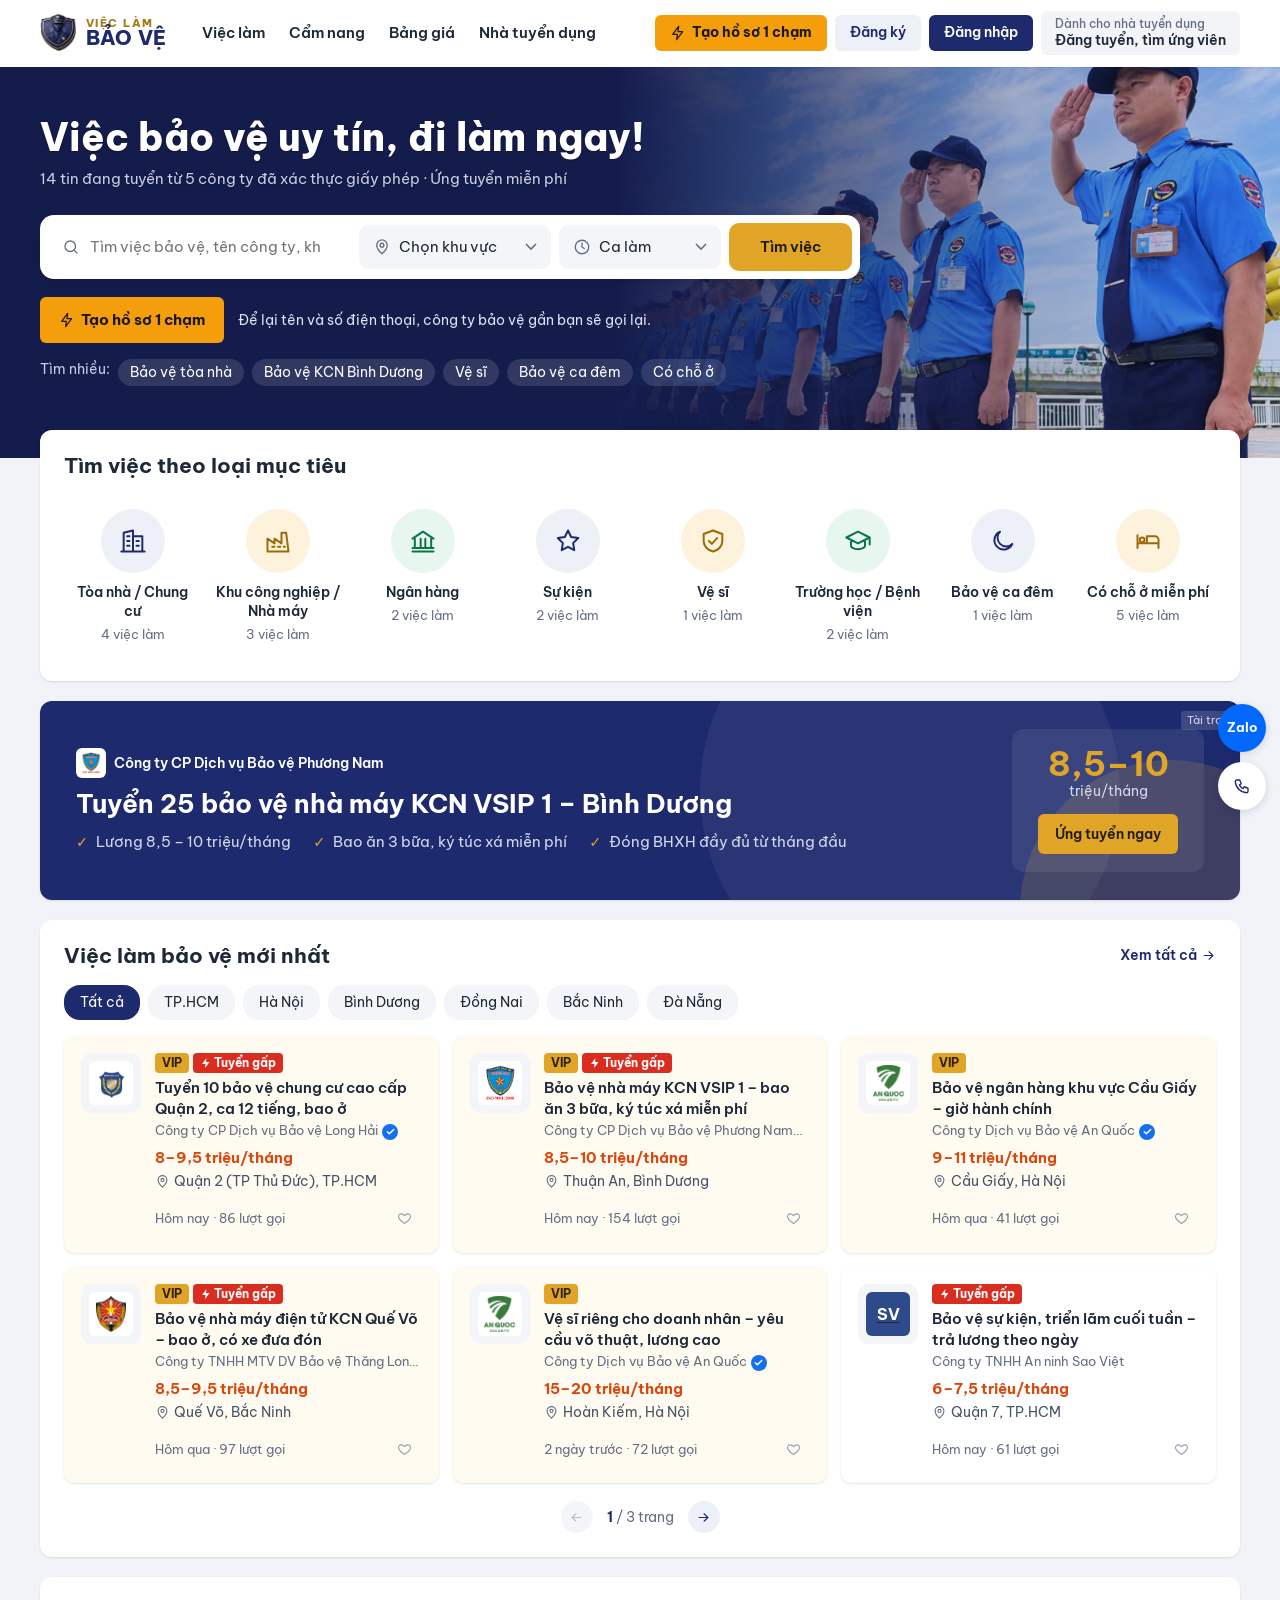
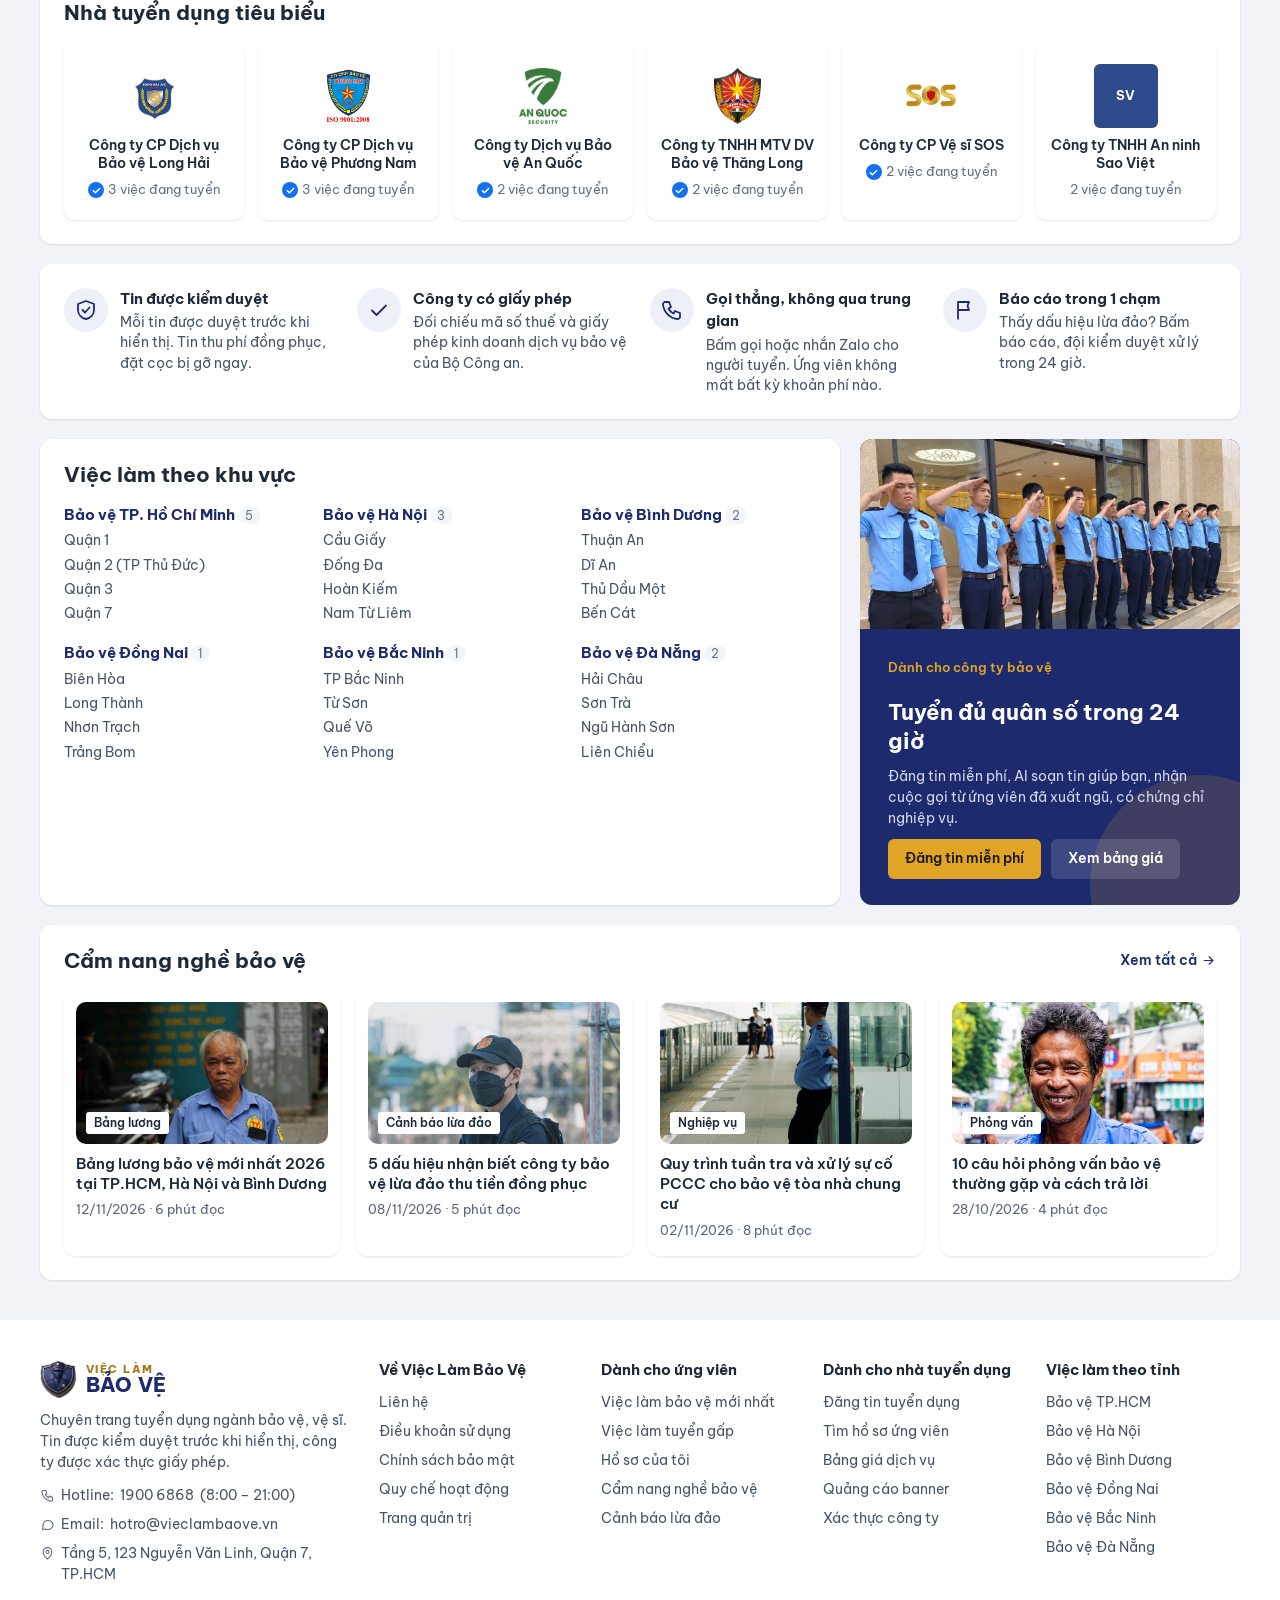
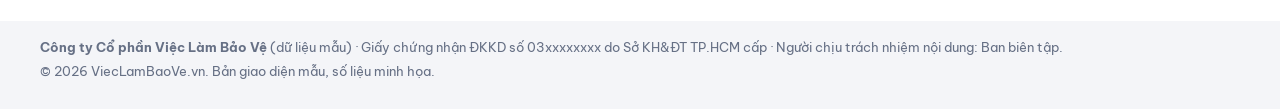
<file: index.html>
<!doctype html>
<html lang="vi">
<head>
  <meta charset="utf-8">
  <meta name="viewport" content="width=device-width, initial-scale=1">
  <title>Việc Làm Bảo Vệ – Tuyển dụng bảo vệ, vệ sĩ toàn quốc</title>
  <meta name="description" content="Chuyên trang việc làm ngành bảo vệ: lương, ca làm, chỗ ở ghi rõ trong từng tin. Công ty được xác thực giấy phép, ứng viên không mất phí.">
  <meta name="theme-color" content="#121a3a">
  <link rel="canonical" href="https://vieclambaove.vn/">
  <link rel="icon" href="/assets/img/favicon.png">
  <link rel="preconnect" href="https://fonts.googleapis.com">
  <link rel="preconnect" href="https://fonts.gstatic.com" crossorigin>
  <link href="https://fonts.googleapis.com/css2?family=Be+Vietnam+Pro:wght@400;500;600;700;800&display=swap&subset=vietnamese" rel="stylesheet">
  <link rel="stylesheet" href="/assets/css/site.css">
  <link rel="modulepreload" href="/assets/js/core.js">
  <link rel="modulepreload" href="/assets/js/router.js">
  <script>
    // Trang chủ: tải ảnh hero và home.js ngay, không đợi JS dựng trang
    if (location.pathname === '/') {
      document.write('<link rel="preload" as="image" href="/assets/img/photos/hero-doi-bao-ve.webp" fetchpriority="high"><link rel="modulepreload" href="/assets/js/pages/home.js">');
    }
  </script>
</head>
<body>
  <a class="skip" href="#main">Bỏ qua, tới nội dung</a>
  <div id="header"></div>
  <main id="main" tabindex="-1"></main>
  <div id="footer"></div>
  <div id="overlay"></div>
  <noscript><p class="wrap" style="padding:40px 0">Trang cần bật JavaScript để hiển thị danh sách việc làm.</p></noscript>
  <script src="/assets/js/data.js"></script>
  <script type="module" src="/assets/js/main.js"></script>
</body>
</html>
</file>
<file: assets/css/site.css>
/* Việc Làm Bảo Vệ — giao diện cổng tuyển dụng
   Nền xám sáng, thẻ trắng, navy của logo làm màu chính, vàng đồng làm điểm nhấn. */

:root {
  --paper: #f2f4f8;
  --paper-2: #e6eaf1;
  --sheet: #ffffff;
  --ink: #121a36;
  --ink-2: #3a4262;
  --mute: #5b6380;
  --rule: #e3e7ef;
  --rule-2: #c9d0dd;
  --navy: #18214a;
  --navy-2: #24306a;
  --navy-ink: #0d1330;
  --gold: #c9a24e;
  --gold-ink: #85621a;
  --gold-wash: #fbf4e2;
  --pay: #b4500b;
  --navy-wash: #eef1fa;
  --shadow: 0 1px 2px rgba(18, 26, 54, .05), 0 2px 8px rgba(18, 26, 54, .06);
  --shadow-h: 0 6px 20px rgba(18, 26, 54, .12);
  --signal: #b23c0c;
  --signal-wash: #fbe9df;
  --ok: #1b6a3a;
  --ok-wash: #e3f1e7;
  --bad: #a3231b;
  --zalo: #0a5fd8;
  --f-body: 'Be Vietnam Pro', system-ui, -apple-system, 'Segoe UI', sans-serif;
  --f-head: 'Be Vietnam Pro', system-ui, sans-serif;
  --r: 10px;
  --r-s: 8px;
  --wrap: 1200px;
}

*, *::before, *::after { box-sizing: border-box; }
html { -webkit-text-size-adjust: 100%; }
body {
  margin: 0; background: var(--paper); color: var(--ink);
  font: 400 16px/1.55 var(--f-body); font-variant-numeric: tabular-nums;
  -webkit-font-smoothing: antialiased;
}
img, svg { display: block; max-width: 100%; }
a { color: inherit; text-decoration-thickness: 1px; text-underline-offset: 3px; }
button, input, select, textarea { font: inherit; color: inherit; }
button { cursor: pointer; }
h1, h2, h3, h4 { font-family: var(--f-head); font-weight: 700; line-height: 1.08; margin: 0; letter-spacing: .002em; }
p { margin: 0 0 1em; }
ul, ol { margin: 0; padding: 0; }
:focus-visible { outline: 2px solid var(--navy-2); outline-offset: 2px; }
::selection { background: var(--gold-wash); }
.wrap { width: min(var(--wrap), 100% - 40px); margin-inline: auto; }
.skip { position: absolute; left: -9999px; top: 8px; background: var(--ink); color: #fff; padding: 8px 14px; z-index: 100; }
.skip:focus { left: 8px; }
.sr { position: absolute; width: 1px; height: 1px; overflow: hidden; clip: rect(0 0 0 0); white-space: nowrap; }
.mute { color: var(--mute); }
.ico { width: 18px; height: 18px; fill: none; stroke: currentColor; stroke-width: 1.8; stroke-linecap: round; stroke-linejoin: round; flex: none; }
.ico-s { width: 15px; height: 15px; }
.ico-l { width: 22px; height: 22px; }
main { min-height: 60vh; outline: none; }

/* ---------- Kicker, rules, headings ---------- */
.kicker { font: 700 12.5px/1 var(--f-body); color: var(--gold-ink); display: flex; align-items: center; gap: 10px; margin-bottom: 14px; }
.kicker::before { content: ''; width: 28px; height: 2px; background: var(--gold); }
.sec { padding: 56px 0; }
.sec + .sec { padding-top: 8px; }
.sec-head { display: flex; align-items: baseline; justify-content: space-between; gap: 16px; border-top: 1px solid var(--rule); padding-top: 14px; margin-bottom: 22px; flex-wrap: wrap; }
.sec-head h2 { font-size: clamp(26px, 3vw, 34px); }
.sec-head p { margin: 4px 0 0; color: var(--mute); max-width: 60ch; }
.more { font-weight: 600; white-space: nowrap; display: inline-flex; align-items: center; gap: 6px; text-decoration: none; border-bottom: 1px solid currentColor; padding-bottom: 1px; }
.more:hover { color: var(--navy-2); }

/* ---------- Buttons ---------- */
.btn { display: inline-flex; align-items: center; justify-content: center; gap: 8px; min-height: 44px; padding: 0 18px; border-radius: var(--r); border: 1px solid transparent; font-weight: 600; font-size: 15.5px; text-decoration: none; white-space: nowrap; transition: background-color .15s, border-color .15s, color .15s; }
.btn-primary { background: var(--navy); color: #fff; }
.btn-primary:hover { background: var(--navy-2); }
.btn-line { border-color: var(--ink); background: transparent; }
.btn-line:hover { background: var(--ink); color: #fff; }
.btn-quiet { border-color: var(--rule-2); background: var(--sheet); }
.btn-quiet:hover { border-color: var(--ink); }
.btn-call { background: var(--ok); color: #fff; }
.btn-call:hover { background: #145430; }
.btn-zalo { background: var(--zalo); color: #fff; }
.btn-zalo:hover { background: #084db0; }
.btn-gold { background: var(--gold); color: var(--navy-ink); }
.btn-gold:hover { background: #c89a3e; }
.btn-danger { border-color: var(--bad); color: var(--bad); background: transparent; }
.btn-danger:hover { background: var(--bad); color: #fff; }
.btn-s { min-height: 36px; padding: 0 12px; font-size: 14.5px; }
.btn-l { min-height: 52px; padding: 0 24px; font-size: 17px; }
.btn-block { width: 100%; }
.btn[disabled] { opacity: .45; cursor: not-allowed; }
.linkbtn { background: none; border: 0; padding: 0; color: inherit; text-decoration: underline; text-underline-offset: 3px; font-weight: 600; }

/* ---------- Tags ---------- */
.tag { display: inline-flex; align-items: center; gap: 4px; font: 700 12px/1 var(--f-body); padding: 4px 6px; border: 1px solid currentColor; border-radius: 2px; white-space: nowrap; }
.tag-vip { color: var(--gold-ink); background: var(--gold-wash); }
.tag-urgent { color: var(--signal); background: var(--signal-wash); }
.tag-ok { color: var(--ok); background: var(--ok-wash); }
.tag-off { color: var(--mute); }
.tag-bad { color: var(--bad); }
.verified { display: inline-flex; align-items: center; gap: 4px; color: var(--ok); font-weight: 600; font-size: 14px; }
.verified .ico { width: 15px; height: 15px; stroke-width: 2.4; }

/* ---------- Header ---------- */
.util { background: var(--navy-ink); color: #c7cbe0; font-size: 13.5px; }
.util .wrap { display: flex; justify-content: space-between; gap: 16px; padding: 7px 0; }
.util a { color: #fff; text-decoration: none; font-weight: 600; }
.util a:hover { text-decoration: underline; }
.util span b { color: #fff; font-weight: 600; }
.mast { background: var(--sheet); border-bottom: 1px solid var(--rule); position: sticky; top: 0; z-index: 40; }
.mast .wrap { display: flex; align-items: center; gap: 28px; min-height: 68px; }
.brand { display: flex; align-items: center; gap: 10px; text-decoration: none; flex: none; }
.brand img { width: 40px; height: 41px; }
.brand-word { display: flex; flex-direction: column; line-height: .92; font-family: var(--f-head); font-weight: 700; }
.brand-word small { font-size: 13px; color: var(--gold-ink); }
.brand-word span { font-size: 25px; letter-spacing: .02em; color: var(--navy); }
.nav { display: flex; gap: 2px; margin-right: auto; }
.nav a { padding: 8px 12px; text-decoration: none; font-weight: 600; color: var(--ink-2); border-radius: var(--r); }
.nav a:hover { color: var(--ink); background: var(--paper); }
.nav a.on { color: var(--ink); box-shadow: inset 0 -2px 0 var(--gold); border-radius: 0; }
.mast-act { display: flex; align-items: center; gap: 10px; }
.mast-act .acct { text-decoration: none; font-weight: 600; display: inline-flex; align-items: center; gap: 6px; padding: 8px 6px; }
.burger { display: none; width: 44px; height: 44px; border: 1px solid var(--rule-2); background: var(--sheet); border-radius: var(--r); align-items: center; justify-content: center; }

.drawer { position: fixed; inset: 0; z-index: 80; display: none; }
.drawer.open { display: block; }
.drawer-bg { position: absolute; inset: 0; background: rgba(13, 19, 48, .5); }
.drawer-panel { position: absolute; top: 0; right: 0; bottom: 0; width: min(340px, 88vw); background: var(--sheet); padding: 18px 20px 28px; overflow-y: auto; display: flex; flex-direction: column; gap: 2px; }
.drawer-panel .x { align-self: flex-end; width: 44px; height: 44px; border: 0; background: none; }
.drawer-panel a { padding: 13px 4px; text-decoration: none; font-weight: 600; border-bottom: 1px solid var(--rule); }
.drawer-panel .btn { margin-top: 16px; border-bottom: 0; }

.tabbar { display: none; }

/* ---------- Footer ---------- */
.foot { background: var(--navy-ink); color: #b9bed6; margin-top: 72px; font-size: 15px; }
.foot a { color: #e6e8f2; text-decoration: none; }
.foot a:hover { text-decoration: underline; }
.foot-top { display: grid; grid-template-columns: 1.4fr repeat(4, 1fr); gap: 32px; padding: 52px 0 36px; }
.foot h4 { font-family: var(--f-body); font-size: 12.5px; color: #fff; margin-bottom: 14px; }
.foot li { list-style: none; margin-bottom: 9px; }
.foot .brand-word span { color: #fff; }
.foot .brand-word small { color: var(--gold); }
.foot-note { margin-top: 14px; max-width: 34ch; }
.foot-base { border-top: 1px solid rgba(255, 255, 255, .14); padding: 18px 0 26px; display: flex; justify-content: space-between; gap: 16px; flex-wrap: wrap; font-size: 13.5px; color: #a2a8c4; }

/* ---------- Forms ---------- */
.field { display: flex; flex-direction: column; gap: 6px; min-width: 0; }
.field > span, .lbl { font-size: 14px; font-weight: 600; color: var(--ink-2); }
.field small { color: var(--mute); font-size: 13.5px; }
.input, .select, .textarea { width: 100%; min-height: 44px; padding: 10px 12px; border: 1px solid var(--rule-2); border-radius: var(--r); background: #fff; font-size: 16px; }
.textarea { min-height: 110px; resize: vertical; line-height: 1.5; }
.select { appearance: none; padding-right: 34px; background: #fff url("data:image/svg+xml,%3Csvg xmlns='http://www.w3.org/2000/svg' width='12' height='8'%3E%3Cpath d='M1 1l5 5 5-5' fill='none' stroke='%2310162e' stroke-width='1.6'/%3E%3C/svg%3E") no-repeat right 12px center; }
.input:focus, .select:focus, .textarea:focus { outline: 2px solid var(--navy-2); outline-offset: -1px; border-color: var(--navy-2); }
.grid2 { display: grid; grid-template-columns: 1fr 1fr; gap: 16px; }
.grid3 { display: grid; grid-template-columns: repeat(3, 1fr); gap: 16px; }
.span2 { grid-column: span 2; }
.check { display: flex; align-items: center; gap: 10px; min-height: 36px; cursor: pointer; font-size: 15.5px; }
.check input { width: 18px; height: 18px; accent-color: var(--navy); margin: 0; flex: none; }
.check em { margin-left: auto; font-style: normal; color: var(--mute); font-size: 14px; }
.pills { display: flex; flex-wrap: wrap; gap: 8px; }
.pill { position: relative; }
.pill input { position: absolute; opacity: 0; inset: 0; cursor: pointer; }
.pill span { display: inline-flex; align-items: center; min-height: 40px; padding: 0 14px; border: 1px solid var(--rule-2); border-radius: var(--r); background: #fff; font-weight: 500; }
.pill input:checked + span { background: var(--navy); border-color: var(--navy); color: #fff; }
.pill input:focus-visible + span { outline: 2px solid var(--navy-2); outline-offset: 2px; }
.switch { display: flex; justify-content: space-between; align-items: center; gap: 16px; padding: 14px 0; border-bottom: 1px solid var(--rule); }
.switch b { display: block; font-weight: 600; }
.switch small { color: var(--mute); }
.switch input { appearance: none; width: 42px; height: 24px; border-radius: 12px; background: var(--rule-2); position: relative; cursor: pointer; flex: none; transition: background-color .15s; }
.switch input::after { content: ''; position: absolute; top: 3px; left: 3px; width: 18px; height: 18px; border-radius: 50%; background: #fff; transition: transform .15s; }
.switch input:checked { background: var(--navy); }
.switch input:checked::after { transform: translateX(18px); }

/* ---------- Home: lead ---------- */
.lead { padding: 48px 0 56px; border-bottom: 1px solid var(--rule); }
.lead .wrap { display: grid; grid-template-columns: minmax(0, 7fr) minmax(0, 5fr); gap: 48px; align-items: start; }
.lead h1 { font-size: clamp(40px, 5.6vw, 68px); line-height: .98; letter-spacing: -.005em; max-width: 13ch; }
.lead h1 em { font-style: normal; color: var(--gold-ink); }
.lead-sub { font-size: 18.5px; color: var(--ink-2); max-width: 52ch; margin: 18px 0 28px; }
.finder { background: var(--sheet); border: 1px solid var(--ink); border-radius: var(--r); }
.finder-row { display: grid; grid-template-columns: repeat(3, minmax(0, 1fr)) auto; }
.finder label { display: flex; flex-direction: column; gap: 2px; padding: 10px 14px 8px; border-right: 1px solid var(--rule); min-width: 0; }
.finder label span { font-size: 12.5px; font-weight: 700; color: var(--mute); }
.finder select { border: 0; padding: 2px 22px 4px 0; min-height: 30px; font-weight: 600; font-size: 16.5px; appearance: none; background: transparent url("data:image/svg+xml,%3Csvg xmlns='http://www.w3.org/2000/svg' width='12' height='8'%3E%3Cpath d='M1 1l5 5 5-5' fill='none' stroke='%2310162e' stroke-width='1.6'/%3E%3C/svg%3E") no-repeat right 2px center; width: 100%; cursor: pointer; }
.finder select:focus { outline: none; }
.finder label:focus-within { background: var(--paper); }
.finder .btn { border-radius: 0 2px 2px 0; min-height: 100%; padding: 0 26px; font-size: 17px; }
.finder-opt { display: flex; gap: 22px; flex-wrap: wrap; align-items: center; border-top: 1px solid var(--rule); padding: 8px 14px; }
.finder .finder-opt .check { flex-direction: row; align-items: center; gap: 8px; padding: 0; border: 0; min-height: 32px; font-size: 15px; }
.finder-opt .linkbtn { margin-left: auto; font-size: 15px; display: inline-flex; align-items: center; gap: 6px; }
.lead-facts { display: flex; gap: 32px; margin-top: 28px; flex-wrap: wrap; }
.lead-facts div { font-size: 14.5px; color: var(--mute); max-width: 20ch; }
.lead-facts b { display: block; font: 700 30px/1 var(--f-head); color: var(--ink); margin-bottom: 4px; }

.board { background: var(--sheet); border: 1px solid var(--ink); border-radius: var(--r); }
.board-head { background: var(--navy); color: #fff; padding: 12px 16px; display: flex; justify-content: space-between; align-items: baseline; gap: 12px; }
.board-head h2 { font-size: 21px; }
.board-head span { font-size: 13.5px; color: #c7cbe0; }
.board ol { list-style: none; }
.board li { border-bottom: 1px solid var(--rule); }
.board li a { display: grid; grid-template-columns: 1fr auto; gap: 4px 14px; padding: 13px 16px; text-decoration: none; }
.board li a:hover { background: var(--paper); }
.board li a:hover .b-title { text-decoration: underline; }
.b-place { font-size: 13px; font-weight: 700; color: var(--signal); }
.b-title { grid-column: 1; font-weight: 600; line-height: 1.35; }
.b-pay { grid-column: 2; grid-row: 1 / span 2; align-self: center; text-align: right; font: 700 22px/1 var(--f-head); }
.b-pay small { display: block; font: 500 12.5px/1.3 var(--f-body); color: var(--mute); }
.board-foot { display: flex; justify-content: space-between; align-items: center; padding: 12px 16px; font-size: 14.5px; }

/* ---------- Area index ---------- */
.areas { display: grid; grid-template-columns: repeat(3, 1fr); border-top: 1px solid var(--rule); border-left: 1px solid var(--rule); }
.area { border-right: 1px solid var(--rule); border-bottom: 1px solid var(--rule); padding: 18px 20px 20px; background: var(--sheet); }
.area-top { display: flex; justify-content: space-between; align-items: baseline; gap: 10px; margin-bottom: 10px; }
.area-top a { font: 700 23px/1.1 var(--f-head); text-decoration: none; }
.area-top a:hover { text-decoration: underline; }
.area-top span { font-size: 14px; color: var(--mute); white-space: nowrap; }
.area ul { list-style: none; display: flex; flex-wrap: wrap; gap: 4px 14px; font-size: 15px; }
.area ul a { color: var(--ink-2); }
.area ul a:hover { color: var(--ink); }

/* ---------- Job rows ---------- */
.jlist { border-top: 1px solid var(--rule); }
.jrow { display: grid; grid-template-columns: 116px minmax(0, 1fr) auto; gap: 22px; padding: 18px 12px 18px 0; border-bottom: 1px solid var(--rule); position: relative; }
.jrow:hover { background: rgba(255, 255, 255, .6); }
.jrow.is-vip { background: #fbf6ea; }
.jrow.is-vip:hover { background: #f8f0dc; }
.j-pay { font: 700 27px/1 var(--f-head); padding-left: 12px; }
.j-pay small { display: block; font: 500 13px/1.3 var(--f-body); color: var(--mute); margin-top: 5px; }
.j-main h3 { font-family: var(--f-body); font-size: 18px; font-weight: 600; line-height: 1.35; margin-bottom: 4px; }
.j-main h3 a { text-decoration: none; }
.j-main h3 a::after { content: ''; position: absolute; inset: 0; }
.j-main h3 a:hover { text-decoration: underline; }
.j-co { display: flex; flex-wrap: wrap; align-items: center; gap: 4px 12px; font-size: 15px; color: var(--ink-2); margin-bottom: 8px; }
.j-facts { list-style: none; display: flex; flex-wrap: wrap; gap: 4px 0; font-size: 14.5px; color: var(--mute); }
.j-facts li { display: inline-flex; align-items: center; gap: 5px; }
.j-facts li + li::before { content: ''; width: 3px; height: 3px; border-radius: 50%; background: var(--rule-2); margin: 0 10px; }
.j-facts .hi { color: var(--ink); font-weight: 600; }
.j-side { display: flex; flex-direction: column; align-items: flex-end; justify-content: space-between; gap: 10px; }
.j-flags { display: flex; gap: 6px; }
.j-side time { font-size: 13.5px; color: var(--mute); white-space: nowrap; }
.savebtn { position: relative; z-index: 2; width: 38px; height: 38px; border: 1px solid var(--rule-2); background: var(--sheet); border-radius: var(--r); display: inline-flex; align-items: center; justify-content: center; color: var(--ink-2); }
.savebtn:hover { border-color: var(--ink); color: var(--ink); }
.savebtn[aria-pressed="true"] { background: var(--navy); border-color: var(--navy); color: #fff; }
.savebtn[aria-pressed="true"] .ico { fill: currentColor; }
.jrow.is-off { opacity: .62; }
.jrow-ad { padding: 16px 12px; border-bottom: 1px solid var(--rule); display: flex; align-items: center; gap: 18px; background: repeating-linear-gradient(-45deg, transparent 0 8px, rgba(16, 22, 46, .025) 8px 16px); }
.adlabel { font: 700 12px/1 var(--f-body); color: var(--mute); border: 1px solid var(--rule-2); padding: 4px 6px; border-radius: 2px; flex: none; }
.jrow-ad p { margin: 0; font-size: 15px; color: var(--ink-2); }
.jrow-ad p b { color: var(--ink); }
.jrow-ad a { margin-left: auto; font-weight: 600; font-size: 14.5px; white-space: nowrap; }

/* ---------- Filter tabs (text) ---------- */
.ttabs { display: flex; gap: 22px; overflow-x: auto; scrollbar-width: none; border-bottom: 1px solid var(--rule); margin-bottom: -1px; }
.ttabs::-webkit-scrollbar { display: none; }
.ttabs button, .ttabs a { background: none; border: 0; padding: 10px 0 12px; font-weight: 600; color: var(--mute); white-space: nowrap; text-decoration: none; border-bottom: 2px solid transparent; }
.ttabs button:hover, .ttabs a:hover { color: var(--ink); }
.ttabs .on { color: var(--ink); border-bottom-color: var(--ink); }

/* ---------- Home: check sheet ---------- */
.vet { display: grid; grid-template-columns: minmax(0, 6fr) minmax(0, 5fr); gap: 56px; align-items: start; }
.steps { list-style: none; counter-reset: s; }
.steps li { counter-increment: s; display: grid; grid-template-columns: 56px 1fr; gap: 6px 14px; padding: 18px 0; border-bottom: 1px solid var(--rule); }
.steps li::before { content: counter(s, decimal-leading-zero); font: 700 30px/1 var(--f-head); color: var(--gold); grid-row: span 2; }
.steps b { font-size: 18px; }
.steps p { margin: 0; color: var(--ink-2); }
.sheet { background: var(--sheet); border: 1px solid var(--rule-2); border-radius: var(--r); font-size: 15px; }
.sheet-head { padding: 14px 18px; border-bottom: 1px dashed var(--rule-2); display: flex; justify-content: space-between; gap: 10px; align-items: baseline; }
.sheet-head b { font-family: var(--f-head); font-size: 20px; }
.sheet-head span { color: var(--mute); font-size: 13.5px; }
.sheet-q { padding: 14px 18px; border-bottom: 1px dashed var(--rule-2); color: var(--ink-2); font-style: italic; }
.sheet ul { list-style: none; padding: 6px 18px; }
.sheet li { display: grid; grid-template-columns: 22px 1fr; gap: 10px; padding: 9px 0; border-bottom: 1px solid var(--rule); }
.sheet li:last-child { border-bottom: 0; }
.sheet li .ico { margin-top: 2px; }
.sheet .ok { color: var(--ok); }
.sheet .no { color: var(--bad); }
.sheet .wait { color: var(--gold-ink); }
.sheet li small { display: block; color: var(--mute); font-size: 14px; }
.sheet-foot { padding: 12px 18px; background: var(--signal-wash); color: var(--signal); font-weight: 600; border-top: 1px solid #efc9b5; }

/* ---------- Employer band ---------- */
.band { background: var(--navy); color: #e4e7f3; padding: 64px 0; margin-top: 56px; }
.band .wrap { display: grid; grid-template-columns: minmax(0, 5fr) minmax(0, 6fr); gap: 56px; align-items: center; }
.band h2 { font-size: clamp(30px, 3.6vw, 44px); color: #fff; margin-bottom: 16px; }
.band .kicker { color: var(--gold); }
.band ul { list-style: none; margin: 20px 0 28px; }
.band li { display: flex; gap: 10px; padding: 7px 0; }
.band li .ico { color: var(--gold); margin-top: 3px; }
.band-act { display: flex; gap: 12px; flex-wrap: wrap; }
.band .btn-line { border-color: rgba(255, 255, 255, .5); color: #fff; }
.band .btn-line:hover { background: #fff; color: var(--navy); }
.chat { background: var(--sheet); color: var(--ink); border-radius: var(--r); overflow: hidden; }
.chat-head { padding: 12px 16px; border-bottom: 1px solid var(--rule); display: flex; justify-content: space-between; font-size: 14px; color: var(--mute); }
.chat-head b { color: var(--ink); }
.chat-body { padding: 16px; display: flex; flex-direction: column; gap: 10px; font-size: 15px; max-height: 460px; overflow-y: auto; }
.msg { max-width: 86%; padding: 10px 13px; border-radius: 3px; line-height: 1.45; }
.msg-me { align-self: flex-end; background: var(--navy); color: #fff; }
.msg-bot { align-self: flex-start; background: var(--paper); border: 1px solid var(--rule); }
.msg-bot b { display: block; font-size: 12.5px; color: var(--gold-ink); margin-bottom: 4px; }
.msg dl { display: grid; grid-template-columns: auto 1fr; gap: 3px 12px; margin: 6px 0 0; }
.msg dt { color: var(--mute); }
.msg dd { margin: 0; font-weight: 600; }
.chat-form { display: flex; gap: 8px; padding: 12px; border-top: 1px solid var(--rule); }
.chat-form .input { flex: 1; }
.typing span { display: inline-block; width: 6px; height: 6px; border-radius: 50%; background: var(--mute); margin-right: 3px; animation: blink 1s infinite; }
.typing span:nth-child(2) { animation-delay: .15s; }
.typing span:nth-child(3) { animation-delay: .3s; }
@keyframes blink { 50% { opacity: .2; } }

/* ---------- Guides list ---------- */
.guides { display: grid; grid-template-columns: minmax(0, 5fr) minmax(0, 7fr); gap: 40px; }
.guide-lead { border-right: 1px solid var(--rule); padding-right: 40px; }
.guide-lead h3 { font-size: clamp(28px, 3vw, 38px); margin: 8px 0 14px; }
.guide-lead h3 a { text-decoration: none; }
.guide-lead h3 a:hover { text-decoration: underline; }
.guide-lead p { color: var(--ink-2); font-size: 17px; }
.cat { font-size: 12.5px; font-weight: 700; color: var(--gold-ink); }
.glist { list-style: none; }
.glist li { display: grid; grid-template-columns: 1fr auto; gap: 4px 16px; padding: 14px 0; border-bottom: 1px solid var(--rule); }
.glist li:first-child { padding-top: 0; }
.glist a { font-weight: 600; font-size: 17.5px; line-height: 1.35; text-decoration: none; }
.glist a:hover { text-decoration: underline; }
.glist time, .meta { color: var(--mute); font-size: 14px; white-space: nowrap; }

/* ---------- Page head ---------- */
.phead { padding: 28px 0 24px; border-bottom: 1px solid var(--rule); background: var(--sheet); }
.crumbs { display: flex; flex-wrap: wrap; gap: 6px; font-size: 14px; color: var(--mute); margin-bottom: 12px; list-style: none; }
.crumbs li + li::before { content: '/'; margin-right: 6px; color: var(--rule-2); }
.crumbs a { text-decoration: none; }
.crumbs a:hover { text-decoration: underline; color: var(--ink); }
.phead h1 { font-size: clamp(30px, 4vw, 46px); max-width: 26ch; }
.phead p { margin: 10px 0 0; color: var(--ink-2); max-width: 64ch; }
.url-hint { font-size: 13.5px; color: var(--mute); margin-top: 10px; font-family: ui-monospace, 'SF Mono', Menlo, monospace; }

/* ---------- Listing ---------- */
.listing { display: grid; grid-template-columns: 268px minmax(0, 1fr); gap: 40px; padding-top: 28px; align-items: start; }
.filters { position: sticky; top: 88px; max-height: calc(100vh - 100px); overflow-y: auto; padding-right: 4px; scrollbar-width: thin; }
.fgroup { padding: 14px 0 16px; border-bottom: 1px solid var(--rule); }
.fgroup:first-child { padding-top: 0; }
.fgroup > b { display: block; font-size: 12.5px; color: var(--mute); margin-bottom: 8px; }
.fgroup .select { min-height: 40px; }
.dlist { list-style: none; max-height: 220px; overflow-y: auto; margin-top: 8px; }
.dlist a { display: flex; justify-content: space-between; padding: 5px 0; text-decoration: none; font-size: 15px; color: var(--ink-2); }
.dlist a:hover { color: var(--ink); text-decoration: underline; }
.dlist a.on { color: var(--ink); font-weight: 700; }
.dlist em { font-style: normal; color: var(--mute); font-size: 14px; }
.filters-head { display: none; }
.list-bar { display: flex; justify-content: space-between; align-items: center; gap: 16px; padding-bottom: 12px; flex-wrap: wrap; }
.list-bar p { margin: 0; color: var(--ink-2); }
.list-bar p b { color: var(--ink); }
.list-bar .select { width: auto; min-height: 40px; }
.list-tools { display: flex; gap: 10px; align-items: center; }
.ftoggle { display: none; }
.active-f { display: flex; flex-wrap: wrap; gap: 8px; margin-bottom: 12px; }
.active-f button { display: inline-flex; align-items: center; gap: 6px; border: 1px solid var(--rule-2); background: var(--sheet); border-radius: var(--r); padding: 5px 8px 5px 10px; font-size: 14px; }
.active-f button:hover { border-color: var(--ink); }
.empty { padding: 48px 24px; text-align: center; border-bottom: 1px solid var(--rule); }
.empty h3 { font-size: 26px; margin-bottom: 8px; }
.pager { display: flex; gap: 6px; justify-content: center; margin: 28px 0 0; flex-wrap: wrap; }
.pager a, .pager span { min-width: 42px; height: 42px; display: inline-flex; align-items: center; justify-content: center; border: 1px solid var(--rule-2); border-radius: var(--r); text-decoration: none; font-weight: 600; background: var(--sheet); padding: 0 10px; }
.pager a:hover { border-color: var(--ink); }
.pager .on { background: var(--ink); color: #fff; border-color: var(--ink); }
.seo-text { margin-top: 48px; padding-top: 24px; border-top: 1px solid var(--rule); display: grid; grid-template-columns: minmax(0, 3fr) minmax(0, 2fr); gap: 40px; }
.seo-text h2 { font-size: 26px; margin-bottom: 12px; }
.seo-text p { color: var(--ink-2); }
.linkcloud { list-style: none; display: flex; flex-wrap: wrap; gap: 6px 16px; font-size: 15px; }
.linkcloud a { color: var(--ink-2); }

/* ---------- Detail ---------- */
.detail { display: grid; grid-template-columns: minmax(0, 1fr) 340px; gap: 48px; padding-top: 32px; align-items: start; }
.d-flags { display: flex; gap: 8px; flex-wrap: wrap; margin-bottom: 12px; }
.d-title { font-size: clamp(30px, 3.8vw, 44px); margin-bottom: 14px; }
.d-co { display: flex; align-items: center; gap: 12px; flex-wrap: wrap; font-size: 16px; padding-bottom: 20px; border-bottom: 1px solid var(--rule); }
.d-co a { font-weight: 600; }
.mono { width: 44px; height: 44px; display: inline-flex; align-items: center; justify-content: center; font: 700 18px/1 var(--f-head); color: #fff; border-radius: 2px; flex: none; }
.mono-l { width: 72px; height: 72px; font-size: 28px; }
.facts { display: grid; grid-template-columns: repeat(3, 1fr); border-left: 1px solid var(--rule); border-top: 1px solid var(--rule); margin: 24px 0 32px; background: var(--sheet); }
.facts div { padding: 14px 16px; border-right: 1px solid var(--rule); border-bottom: 1px solid var(--rule); }
.facts dt { font-size: 12.5px; font-weight: 700; color: var(--mute); margin-bottom: 4px; }
.facts dd { margin: 0; font-weight: 600; font-size: 16.5px; }
.facts .big dd { font: 700 26px/1.1 var(--f-head); }
.d-sec { margin-bottom: 32px; }
.d-sec h2 { font-size: 24px; margin-bottom: 12px; }
.d-sec ul { padding-left: 20px; }
.d-sec li { margin-bottom: 6px; }
.notice { border: 1px solid var(--rule-2); background: var(--sheet); padding: 16px 18px; display: grid; grid-template-columns: 22px 1fr; gap: 12px; border-radius: var(--r); }
.notice p { margin: 0; }
.notice-warn { background: var(--signal-wash); border-color: #efc9b5; }
.notice-warn .ico { color: var(--signal); }
.notice-ok { background: var(--ok-wash); border-color: #bcdcc6; }
.notice-ok .ico { color: var(--ok); }
.d-report { display: flex; justify-content: space-between; align-items: center; gap: 16px; padding: 16px 0; border-top: 1px solid var(--rule); border-bottom: 1px solid var(--rule); color: var(--mute); font-size: 15px; flex-wrap: wrap; }
.aside { position: sticky; top: 88px; display: flex; flex-direction: column; gap: 16px; }
.box { background: var(--sheet); border: 1px solid var(--rule-2); border-radius: var(--r); padding: 20px; }
.box-ink { border-color: var(--ink); }
.box h3 { font-size: 20px; margin-bottom: 12px; }
.apply-pay { font: 700 38px/1 var(--f-head); }
.apply-pay small { display: block; font: 500 14px/1.4 var(--f-body); color: var(--mute); margin-top: 6px; }
.apply-btns { display: grid; gap: 8px; margin: 18px 0 12px; }
.apply-btns .duo { display: grid; grid-template-columns: 1fr 1fr; gap: 8px; }
.apply-note { font-size: 13.5px; color: var(--mute); margin: 0; }
.co-mini { display: flex; gap: 12px; align-items: center; margin-bottom: 12px; }
.co-mini b { display: block; line-height: 1.3; }
.kv { list-style: none; font-size: 15px; }
.kv li { display: flex; justify-content: space-between; gap: 12px; padding: 7px 0; border-bottom: 1px solid var(--rule); }
.kv li:last-child { border-bottom: 0; }
.kv span { color: var(--mute); }
.kv b { font-weight: 600; text-align: right; }
.expired { border: 1px solid var(--ink); background: var(--sheet); padding: 22px; border-radius: var(--r); margin-bottom: 28px; }
.expired h2 { font-size: 28px; margin-bottom: 8px; }
.mbar { display: none; }

/* ---------- Company ---------- */
.co-head { display: flex; gap: 20px; align-items: center; }
.co-head h1 { font-size: clamp(28px, 3.6vw, 40px); }
.stars { color: var(--gold-ink); font-weight: 700; }

/* ---------- Article ---------- */
.article { display: grid; grid-template-columns: minmax(0, 1fr) 300px; gap: 56px; padding-top: 32px; align-items: start; }
.prose { font-size: 18px; line-height: 1.7; max-width: 68ch; }
.prose h2 { font-size: 30px; margin: 1.6em 0 .5em; }
.prose h3 { font-size: 23px; margin: 1.4em 0 .4em; }
.prose ul, .prose ol { padding-left: 22px; margin-bottom: 1em; }
.prose li { margin-bottom: 6px; }
.prose blockquote { margin: 1.4em 0; padding: 4px 0 4px 20px; border-left: 1px solid var(--ink); font-style: italic; color: var(--ink-2); }
.prose table { width: 100%; border-collapse: collapse; font-size: 16px; margin: 1em 0 1.4em; }
.prose th, .prose td { text-align: left; padding: 10px 12px; border-bottom: 1px solid var(--rule); }
.prose th { font-size: 13px; color: var(--mute); border-bottom-color: var(--ink); }
.byline { display: flex; gap: 16px; flex-wrap: wrap; color: var(--mute); font-size: 15px; margin-top: 14px; }

/* ---------- Pricing ---------- */
.plans { display: grid; grid-template-columns: repeat(4, 1fr); border: 1px solid var(--ink); background: var(--sheet); }
.plan { padding: 24px 22px 26px; border-right: 1px solid var(--rule); display: flex; flex-direction: column; }
.plan:last-child { border-right: 0; }
.plan.hot { background: var(--navy); color: #e4e7f3; }
.plan .tier { font: 700 24px/1 var(--f-head); }
.plan.hot .tier { color: #fff; }
.plan .desc { color: var(--mute); font-size: 15px; margin: 6px 0 18px; min-height: 2.8em; }
.plan.hot .desc { color: #b9bed6; }
.plan .price { font: 700 40px/1 var(--f-head); }
.plan.hot .price { color: #fff; }
.plan .unit { font-size: 14px; color: var(--mute); margin: 6px 0 20px; }
.plan.hot .unit { color: #b9bed6; }
.plan ul { list-style: none; margin-bottom: 24px; flex: 1; }
.plan li { display: flex; gap: 8px; padding: 6px 0; font-size: 15.5px; border-top: 1px solid var(--rule); }
.plan.hot li { border-color: rgba(255, 255, 255, .14); }
.plan li .ico { color: var(--ok); margin-top: 3px; }
.plan.hot li .ico { color: var(--gold); }
.plan-flag { font-size: 12.5px; font-weight: 700; color: var(--gold); margin-bottom: 8px; }
.tbl-wrap { position: relative; overflow-x: auto; border: 1px solid var(--rule-2); background: var(--sheet); border-radius: var(--r); }
.tbl { width: 100%; border-collapse: collapse; font-size: 15.5px; }
.tbl th { text-align: left; font-size: 12.5px; color: var(--mute); font-weight: 700; padding: 12px 14px; border-bottom: 1px solid var(--rule); white-space: nowrap; background: var(--sheet); }
.tbl td { padding: 12px 14px; border-bottom: 1px solid var(--rule); vertical-align: middle; }
.tbl tr:last-child td { border-bottom: 0; }
.tbl td.num, .tbl th.num { text-align: right; white-space: nowrap; }
.tbl .acts { display: flex; gap: 6px; justify-content: flex-end; flex-wrap: wrap; }
.faq details { border-bottom: 1px solid var(--rule); }
.faq summary { cursor: pointer; padding: 16px 0; font-weight: 600; font-size: 17px; list-style: none; display: flex; justify-content: space-between; gap: 16px; }
.faq summary::-webkit-details-marker { display: none; }
.faq summary::after { content: '+'; font: 500 24px/1 var(--f-body); color: var(--mute); }
.faq details[open] summary::after { content: '–'; }
.faq details p { color: var(--ink-2); margin: -4px 0 18px; max-width: 70ch; }

/* ---------- Auth ---------- */
.auth { display: grid; grid-template-columns: minmax(0, 5fr) minmax(0, 6fr); min-height: calc(100vh - 110px); }
.auth-side { background: var(--navy); color: #d6d9e8; padding: 56px 48px; }
.auth-side h2 { color: #fff; font-size: 36px; margin-bottom: 18px; max-width: 14ch; }
.auth-side ol { list-style: none; counter-reset: a; margin-top: 28px; }
.auth-side li { counter-increment: a; display: grid; grid-template-columns: 40px 1fr; padding: 14px 0; border-top: 1px solid rgba(255, 255, 255, .14); }
.auth-side li::before { content: counter(a, decimal-leading-zero); font: 700 20px/1.2 var(--f-head); color: var(--gold); }
.auth-main { padding: 56px 48px; display: flex; justify-content: center; }
.auth-form { width: min(420px, 100%); }
.auth-form h1 { font-size: 36px; margin-bottom: 8px; }
.auth-form > p { color: var(--ink-2); }
.stepper { display: flex; gap: 6px; margin-bottom: 28px; }
.stepper i { height: 3px; flex: 1; background: var(--rule); }
.stepper i.on { background: var(--ink); }
.phone { display: flex; border: 1px solid var(--rule-2); border-radius: var(--r); background: #fff; }
.phone span { padding: 0 12px; display: flex; align-items: center; border-right: 1px solid var(--rule); color: var(--mute); font-weight: 600; }
.phone input { border: 0; flex: 1; min-height: 52px; padding: 0 12px; font-size: 20px; background: transparent; min-width: 0; }
.phone:focus-within { outline: 2px solid var(--navy-2); outline-offset: -1px; }
.phone input:focus { outline: none; }
.otp { display: grid; grid-template-columns: repeat(6, 1fr); gap: 8px; }
.otp input { height: 58px; text-align: center; font: 700 26px/1 var(--f-head); border: 1px solid var(--rule-2); border-radius: var(--r); background: #fff; min-width: 0; }
.otp input:focus { outline: 2px solid var(--navy-2); outline-offset: -1px; }
.or { display: flex; align-items: center; gap: 12px; color: var(--mute); font-size: 14px; margin: 22px 0; }
.or::before, .or::after { content: ''; flex: 1; height: 1px; background: var(--rule); }
.roles { display: grid; gap: 10px; }
.role { display: grid; grid-template-columns: 24px 1fr; gap: 14px; padding: 16px; border: 1px solid var(--rule-2); border-radius: var(--r); background: #fff; cursor: pointer; }
.role:hover { border-color: var(--ink); }
.role input { width: 18px; height: 18px; accent-color: var(--navy); margin: 3px 0 0; }
.role b { display: block; font-size: 17px; }
.role small { color: var(--mute); font-size: 14.5px; }
.role:has(input:checked) { border-color: var(--navy); box-shadow: inset 0 0 0 1px var(--navy); }

/* ---------- Desk (dashboards) ---------- */
.desk > * { min-width: 0; }
.desk { display: grid; grid-template-columns: 236px minmax(0, 1fr); gap: 40px; padding-top: 28px; align-items: start; }
.desk-nav { position: sticky; top: 88px; }
.desk-who { padding-bottom: 16px; margin-bottom: 8px; border-bottom: 1px solid var(--rule); }
.desk-who b { display: block; font-size: 17px; }
.desk-who small { color: var(--mute); }
.desk-nav nav { display: flex; flex-direction: column; }
.desk-nav nav a { display: flex; align-items: center; gap: 10px; padding: 10px 10px; text-decoration: none; font-weight: 500; color: var(--ink-2); border-radius: var(--r); }
.desk-nav nav a:hover { background: var(--paper-2); color: var(--ink); }
.desk-nav nav a.on { background: var(--ink); color: #fff; font-weight: 600; }
.desk-nav nav a em { margin-left: auto; font-style: normal; font-size: 13px; font-weight: 700; padding: 1px 7px; border-radius: 10px; background: var(--signal); color: #fff; }
.desk-nav nav a.on em { background: var(--gold); color: var(--navy-ink); }
.desk-title { display: flex; justify-content: space-between; align-items: flex-end; gap: 16px; padding-bottom: 16px; border-bottom: 1px solid var(--rule); margin-bottom: 24px; flex-wrap: wrap; }
.desk-title h1 { font-size: clamp(28px, 3.2vw, 38px); }
.desk-title p { margin: 6px 0 0; color: var(--mute); }
.kpis { display: grid; grid-template-columns: repeat(4, 1fr); border: 1px solid var(--rule-2); background: var(--sheet); margin-bottom: 28px; }
.kpis div { padding: 16px 18px; border-right: 1px solid var(--rule); }
.kpis div:last-child { border-right: 0; }
.kpis span { font-size: 12.5px; font-weight: 700; color: var(--mute); }
.kpis b { display: block; font: 700 34px/1.1 var(--f-head); margin: 4px 0 2px; }
.kpis small { font-size: 14px; color: var(--mute); }
.kpis .up { color: var(--ok); font-weight: 600; }
.panel { margin-bottom: 32px; }
.panel-h { display: flex; justify-content: space-between; align-items: baseline; gap: 12px; margin-bottom: 12px; flex-wrap: wrap; }
.panel-h h2 { font-size: 23px; }
.two { display: grid; grid-template-columns: 1fr 1fr; gap: 28px; }
.life { display: grid; grid-template-columns: repeat(5, 1fr); border: 1px solid var(--rule-2); background: var(--sheet); }
.life div { padding: 12px 14px; border-right: 1px solid var(--rule); }
.life div:last-child { border-right: 0; }
.life b { display: block; font: 700 28px/1.1 var(--f-head); }
.life span { font-size: 14px; color: var(--mute); }
.life .warn b { color: var(--signal); }
.st { display: inline-flex; align-items: center; gap: 6px; font-size: 14px; font-weight: 600; white-space: nowrap; }
.st::before { content: ''; width: 8px; height: 8px; border-radius: 50%; background: currentColor; }
.st-live { color: var(--ok); }
.st-wait { color: var(--gold-ink); }
.st-soon { color: var(--signal); }
.st-off { color: var(--mute); }
.st-draft { color: var(--ink-2); }
.bars { display: flex; align-items: flex-end; gap: 8px; height: 180px; padding: 12px 0 0; border-bottom: 1px solid var(--rule); }
.bars div { flex: 1; display: flex; flex-direction: column; align-items: center; justify-content: flex-end; height: 100%; gap: 6px; font-size: 12.5px; color: var(--mute); }
.bars i { display: block; width: 100%; background: var(--navy); min-height: 2px; }
.bars div:last-child i { background: var(--gold); }
.bars-x { display: flex; gap: 8px; font-size: 13px; color: var(--mute); padding-top: 6px; }
.bars-x span { flex: 1; text-align: center; }

.ats { display: grid; grid-template-columns: repeat(5, minmax(190px, 1fr)); gap: 12px; overflow-x: auto; padding-bottom: 8px; }
.ats-col { background: var(--paper-2); border-radius: var(--r); padding: 10px; min-height: 260px; }
.ats-col h3 { font-family: var(--f-body); font-size: 13px; display: flex; justify-content: space-between; padding: 2px 2px 10px; }
.ats-col.drop { outline: 2px dashed var(--navy-2); outline-offset: -2px; }
.cand { background: var(--sheet); border: 1px solid var(--rule-2); border-radius: var(--r); padding: 10px 12px; margin-bottom: 8px; font-size: 14.5px; cursor: grab; }
.cand b { display: block; font-size: 15.5px; }
.cand p { margin: 2px 0 6px; color: var(--mute); }
.cand .row { display: flex; gap: 6px; flex-wrap: wrap; align-items: center; }
.cand select { font-size: 13.5px; border: 1px solid var(--rule-2); border-radius: 2px; padding: 3px 4px; background: #fff; margin-left: auto; }
.people { border-top: 1px solid var(--rule); }
.person { display: grid; grid-template-columns: 52px minmax(0, 1fr) auto; gap: 16px; padding: 16px 0; border-bottom: 1px solid var(--rule); align-items: center; }
.person .mono { width: 52px; height: 52px; background: var(--paper-2); color: var(--ink); }
.person b { font-size: 17px; }
.person p { margin: 2px 0 0; color: var(--ink-2); font-size: 15px; }
.person .acts { display: flex; flex-direction: column; align-items: flex-end; gap: 6px; }
.phone-mask { font-weight: 700; }
.bar-tools { display: flex; flex-wrap: wrap; gap: 12px; align-items: flex-end; margin-bottom: 16px; padding: 16px; background: var(--sheet); border: 1px solid var(--rule-2); border-radius: var(--r); }
.bar-tools .field { flex: 1; min-width: 150px; }
.risk { border: 1px solid var(--rule-2); border-radius: var(--r); padding: 14px 16px; background: var(--sheet); }
.risk h4 { font-family: var(--f-body); font-size: 15px; margin-bottom: 6px; display: flex; gap: 8px; align-items: center; }
.risk ul { padding-left: 20px; font-size: 15px; }
.risk.lo { border-color: #bcdcc6; background: var(--ok-wash); }
.risk.lo h4 { color: var(--ok); }
.risk.hi { border-color: #efc9b5; background: var(--signal-wash); }
.risk.hi h4 { color: var(--signal); }
.compose { display: grid; grid-template-columns: minmax(0, 1fr) minmax(0, 1fr); gap: 24px; align-items: start; }
.compose .chat { border: 1px solid var(--rule-2); }
.formcard { background: var(--sheet); border: 1px solid var(--rule-2); border-radius: var(--r); padding: 20px; }
.formcard h3 { font-size: 21px; margin-bottom: 14px; }
.formcard .grid2, .formcard .grid3 { margin-bottom: 16px; }
.form-foot { display: flex; gap: 10px; justify-content: flex-end; flex-wrap: wrap; padding-top: 16px; border-top: 1px solid var(--rule); margin-top: 16px; }
.qr { width: 180px; height: 180px; border: 1px solid var(--rule-2); padding: 8px; background: #fff; margin: 0 auto 12px; }
.pay-tabs { display: grid; grid-template-columns: repeat(3, 1fr); gap: 8px; margin-bottom: 16px; }
.pay-tabs .pill span { width: 100%; justify-content: center; }
.upload { border: 1px dashed var(--rule-2); border-radius: var(--r); padding: 20px; text-align: center; background: #fff; color: var(--mute); }
.upload input { margin-top: 10px; max-width: 100%; }
.notes { list-style: none; border-top: 1px solid var(--rule); }
.notes li { display: grid; grid-template-columns: 1fr auto; gap: 4px 16px; padding: 14px 0; border-bottom: 1px solid var(--rule); }
.notes li p { margin: 0; color: var(--ink-2); font-size: 15px; }
.notes li.unread b::before { content: ''; display: inline-block; width: 8px; height: 8px; border-radius: 50%; background: var(--signal); margin-right: 8px; vertical-align: 2px; }

/* ---------- Modal, toast ---------- */
.modal { position: fixed; inset: 0; z-index: 90; display: flex; align-items: center; justify-content: center; padding: 20px; }
.modal-bg { position: absolute; inset: 0; background: rgba(13, 19, 48, .55); }
.modal-box { position: relative; background: var(--sheet); width: min(520px, 100%); max-height: calc(100vh - 40px); overflow-y: auto; border-radius: var(--r); border: 1px solid var(--ink); padding: 24px; }
.modal-box h2 { font-size: 26px; margin-bottom: 8px; padding-right: 40px; }
.modal-box > p { color: var(--ink-2); }
.modal-x { position: absolute; top: 12px; right: 12px; width: 40px; height: 40px; border: 0; background: none; display: flex; align-items: center; justify-content: center; }
.modal .stack { display: grid; gap: 14px; margin-top: 16px; }
.toasts { position: fixed; left: 50%; bottom: 24px; transform: translateX(-50%); z-index: 95; display: flex; flex-direction: column; gap: 8px; align-items: center; pointer-events: none; }
.toast { background: var(--ink); color: #fff; padding: 12px 18px; border-radius: var(--r); font-size: 15px; display: flex; align-items: center; gap: 10px; max-width: min(440px, calc(100vw - 32px)); animation: rise .2s ease-out; }
.toast .ico { color: var(--gold); }
@keyframes rise { from { transform: translateY(8px); opacity: 0; } }

/* ---------- 404 ---------- */
.nf { padding: 80px 0; max-width: 640px; }
.nf b { font: 700 120px/1 var(--f-head); color: var(--rule-2); display: block; }
.nf h1 { font-size: 40px; margin: 8px 0 12px; }

/* ---------- Responsive ---------- */
/* =========================================================
   Lớp giao diện cổng việc làm
   Tham khảo bố cục quen thuộc của các trang việc làm lớn tại VN:
   nền xám nhạt, khối trắng phẳng, viền mảnh, chữ gọn 14px.
   ========================================================= */
:root { --bg: #f2f4f7; --line: #e4e7ec; --line-2: #d0d5dd; --brand: #1e2a6e; --brand-d: #151e52; --brand-wash: #eef0f8; --accent: #e0a526; --txt: #1d2939; --txt-2: #475467; --txt-3: #667085; }
body { background: var(--bg); color: var(--txt); font: 400 14px/1.5 var(--f-body); }
h1, h2, h3, h4 { font-weight: 700; line-height: 1.3; letter-spacing: 0; color: var(--txt); }
a { text-underline-offset: 2px; }
.wrap { width: min(1200px, 100% - 32px); }
.ico-s.flip, .flip { transform: scaleX(-1); }

.btn { min-height: 40px; padding: 0 16px; border-radius: 6px; font-size: 14px; font-weight: 600; box-shadow: none; }
.btn-s { min-height: 36px; padding: 0 14px; font-size: 14px; }
.btn-l { min-height: 46px; font-size: 15px; }
.btn-primary { background: var(--brand); color: #fff; }
.btn-primary:hover { background: var(--brand-d); }
.btn-line { border-color: var(--brand); color: var(--brand); background: #fff; }
.btn-line:hover { background: var(--brand-wash); color: var(--brand); }
.btn-quiet { background: #fff; border-color: var(--line-2); }
.btn-quiet:hover { border-color: var(--brand); }
.btn-gold { background: var(--accent); color: #1d1a10; }
.btn-gold:hover { background: #cc9418; }
.btn-ghost { border-color: rgba(255, 255, 255, .6); color: #fff; background: transparent; }
.btn-ghost:hover { background: rgba(255, 255, 255, .1); }
.input, .select, .textarea { border-radius: 6px; border-color: var(--line-2); font-size: 14px; min-height: 40px; }
.textarea { min-height: 100px; }
.tag { border-radius: 4px; border: 0; padding: 3px 6px; font-size: 11.5px; font-weight: 700; line-height: 1.2; text-transform: uppercase; vertical-align: 2px; }
.tag-vip { background: var(--accent); color: #2b2005; box-shadow: none; }
.tag-urgent { background: #d92d20; color: #fff; }
.tag-off { background: #eaecf0; color: var(--txt-3); }
.tag-ok { background: #dcfae6; color: #067647; }
.tag-bad { background: #fee4e2; color: #b42318; }
.verified { color: #067647; font-size: 13px; }
.vtick { display: inline-flex; width: 16px; height: 16px; border-radius: 50%; background: #1570ef; color: #fff; align-items: center; justify-content: center; vertical-align: -2px; margin-left: 4px; font-style: normal; }
.vtick .ico { width: 11px; height: 11px; stroke-width: 3.2; }
.chip { display: inline-flex; align-items: center; height: 26px; padding: 0 10px; border-radius: 13px; background: #f2f4f7; color: var(--txt-2); font-size: 13px; white-space: nowrap; }
.chip-pay { color: var(--brand); font-weight: 600; background: var(--brand-wash); }
.chip-ok { color: #067647; background: #ecfdf3; }
.more { color: var(--brand); font-size: 14px; font-weight: 600; text-decoration: underline; border: 0; padding: 0; }
.mono { border-radius: 6px; font-weight: 700; font-size: 16px; }
.mono-l { width: 64px; height: 64px; font-size: 22px; }

/* Header */
.util { display: none; }
.mast { background: #fff; border-bottom: 1px solid var(--line); box-shadow: none; }
.mast .wrap { min-height: 64px; gap: 24px; }
.brand img { width: 36px; height: 37px; }
.brand-word { line-height: 1; font-weight: 800; }
.brand-word small { font-size: 10.5px; letter-spacing: .14em; color: #a47a17; }
.brand-word span { font-size: 20px; color: var(--brand); letter-spacing: .01em; }
.nav { gap: 0; }
.nav a { padding: 22px 12px; font-size: 14.5px; font-weight: 600; color: var(--txt); border-radius: 0; background: none; }
.nav a:hover { color: var(--brand); background: none; }
.nav a.on { color: var(--brand); background: none; box-shadow: inset 0 -2px 0 var(--brand); border-radius: 0; }
.mast-act { gap: 8px; }
.mast-act .acct { font-size: 14px; color: var(--brand); }
.emp-link { display: flex; flex-direction: column; justify-content: center; padding: 0 14px; min-height: 44px; background: #f2f4f7; border-radius: 6px; text-decoration: none; font-weight: 600; font-size: 13.5px; line-height: 1.3; color: var(--txt); }
.emp-link small { font-size: 11.5px; font-weight: 500; color: var(--txt-3); }
.emp-link:hover { background: var(--brand-wash); }
.burger { border-radius: 6px; border-color: var(--line-2); }
.floaty { position: fixed; right: 14px; bottom: 90px; z-index: 30; display: flex; flex-direction: column; gap: 10px; }
.floaty a { width: 48px; height: 48px; border-radius: 50%; background: #fff; border: 1px solid var(--line); display: flex; align-items: center; justify-content: center; color: var(--brand); text-decoration: none; box-shadow: 0 2px 6px rgba(16, 24, 40, .12); }
.floaty .fz { background: #0068ff; color: #fff; border-color: #0068ff; font-weight: 700; font-size: 13px; }

/* Footer */
.foot { background: #fff; color: var(--txt-2); border-top: 1px solid var(--line); margin-top: 40px; font-size: 14px; }
.foot a { color: var(--txt-2); }
.foot a:hover { color: var(--brand); }
.foot-top { grid-template-columns: 1.6fr repeat(4, 1fr); gap: 28px; padding: 40px 0 28px; }
.foot h4 { font-size: 14.5px; font-weight: 700; color: var(--txt); margin-bottom: 12px; }
.foot li { margin-bottom: 8px; }
.foot .brand-word span { color: var(--brand); }
.foot .brand-word small { color: #a47a17; }
.foot-note { margin: 12px 0; max-width: 38ch; }
.foot-contact { list-style: none; }
.foot-contact li { display: flex; gap: 6px; align-items: flex-start; }
.foot-contact .ico { flex: none; margin-top: 3px; }
.foot-contact .ico { color: var(--txt-3); }
.foot-base { display: block; border-top: 1px solid var(--line); padding: 16px 0 24px; font-size: 13px; color: var(--txt-3); }
.foot-base p { margin: 0 0 4px; }

/* Hero tìm kiếm */
.hero { background: var(--brand); padding: 32px 0 28px; }
.hero h1 { color: #fff; text-align: center; font-size: 26px; font-weight: 700; margin-bottom: 20px; }
.hsearch { display: grid; grid-template-columns: minmax(0, 1fr) 260px auto; background: #fff; border-radius: 8px; padding: 6px; gap: 0; align-items: center; max-width: 1000px; margin: 0 auto; }
.hsearch label { display: flex; align-items: center; gap: 8px; padding: 0 14px; min-width: 0; color: var(--txt-3); }
.hs-loc { border-left: 1px solid var(--line); }
.hsearch input, .hsearch select { border: 0; outline: none; min-height: 44px; width: 100%; font-size: 15px; background: transparent; color: var(--txt); appearance: none; }
.hsearch select { cursor: pointer; background: url("data:image/svg+xml,%3Csvg xmlns='http://www.w3.org/2000/svg' width='12' height='8'%3E%3Cpath d='M1 1l5 5 5-5' fill='none' stroke='%23667085' stroke-width='1.6'/%3E%3C/svg%3E") no-repeat right center; padding-right: 18px; }
.hsearch label:focus-within { box-shadow: inset 0 -2px 0 var(--accent); }
.hsearch .btn { min-height: 46px; padding: 0 30px; font-size: 15px; }
.hquick { display: flex; flex-wrap: wrap; justify-content: center; gap: 8px; margin: 14px 0 0; font-size: 13.5px; color: #c9cee6; }
.hquick a { color: #fff; text-decoration: none; padding: 3px 12px; border-radius: 14px; background: rgba(255, 255, 255, .12); }
.hquick a:hover { background: rgba(255, 255, 255, .22); }
.hgrid { display: grid; grid-template-columns: 300px minmax(0, 1fr); gap: 16px; margin-top: 24px; }
.hcats { background: #fff; border-radius: 8px; padding: 6px 0; }
.hcats ul { list-style: none; }
.hcats a { display: flex; align-items: center; gap: 8px; padding: 9px 16px; text-decoration: none; font-size: 14px; font-weight: 500; color: var(--txt); }
.hcats a span { flex: 1; min-width: 0; white-space: nowrap; overflow: hidden; text-overflow: ellipsis; }
.hcats em { font-style: normal; color: var(--txt-3); font-size: 13px; }
.hcats .ico { color: var(--txt-3); }
.hcats a:hover { background: var(--brand-wash); color: var(--brand); }
.hbanner { position: relative; display: flex; align-items: center; justify-content: space-between; gap: 20px; background: #fff; border-radius: 8px; padding: 26px 32px; text-decoration: none; overflow: hidden; color: var(--txt); border-left: 0; }
.hbanner::before { content: ''; position: absolute; right: -60px; top: -60px; width: 380px; height: 380px; border-radius: 50%; background: #f6efe0; }
.hb-ad { position: absolute; top: 10px; right: 12px; font-size: 11px; color: var(--txt-3); background: #f2f4f7; padding: 1px 6px; border-radius: 3px; z-index: 1; }
.hb-text { position: relative; z-index: 1; }
.hb-co { display: flex; align-items: center; gap: 8px; font-size: 13.5px; font-weight: 600; color: var(--txt-2); }
.hb-co .mono { width: 30px; height: 30px; font-size: 12px; }
.hbanner strong { display: block; font-size: 26px; line-height: 1.25; color: var(--brand); margin: 12px 0; }
.hbanner ul { list-style: none; margin-bottom: 18px; font-size: 14.5px; color: var(--txt-2); }
.hbanner li::before { content: '✓'; color: #067647; font-weight: 700; margin-right: 8px; }
.hbanner img { position: relative; z-index: 1; width: 190px; height: auto; flex: none; }
.hbanner:hover strong { text-decoration: underline; }

.alertbar { display: flex; gap: 10px; align-items: flex-start; margin: 16px 0; padding: 10px 14px; border: 1px solid #b2ccff; background: #eff4ff; border-radius: 6px; font-size: 13.5px; color: var(--txt-2); }
.alertbar .ico { color: #1570ef; margin-top: 2px; }
.alertbar a { color: #1570ef; font-weight: 600; }

/* Khối nội dung trắng */
.panel-box { background: #fff; border-radius: 8px; padding: 20px 24px 24px; margin-bottom: 16px; }
.pb-head { display: flex; justify-content: space-between; align-items: center; gap: 12px; margin-bottom: 14px; }
.pb-head h2 { font-size: 22px; color: var(--brand); }
.pb-filter { display: flex; align-items: center; gap: 12px; margin-bottom: 16px; flex-wrap: wrap; }
.pf-label { display: inline-flex; align-items: center; gap: 6px; color: var(--txt-3); font-size: 14px; }
.pills-row { display: flex; gap: 8px; overflow-x: auto; scrollbar-width: none; }
.pills-row::-webkit-scrollbar { display: none; }
.pills-row button { border: 0; background: #f2f4f7; color: var(--txt); border-radius: 16px; padding: 6px 14px; font-size: 14px; white-space: nowrap; }
.pills-row button:hover { color: var(--brand); }
.pills-row button.on { background: var(--brand); color: #fff; }

/* Thẻ việc dạng lưới */
.jgrid { display: grid; grid-template-columns: repeat(3, minmax(0, 1fr)); gap: 12px; }
.jgrid .empty { grid-column: 1 / -1; }
.jcard { position: relative; display: grid; grid-template-columns: 64px minmax(0, 1fr); gap: 10px 12px; padding: 12px; border: 1px solid var(--line); border-radius: 8px; background: #fff; }
.jcard:hover { border-color: var(--brand); }
.jcard.is-vip { background: #fffcf3; border-color: #f0dca8; }
.jcard.is-vip:hover { border-color: var(--accent); }
.jc-logo { display: flex; width: 64px; height: 64px; border: 1px solid var(--line); border-radius: 6px; align-items: center; justify-content: center; background: #fff; }
.jc-logo .mono { width: 48px; height: 48px; }
.jcard h3 { font-size: 14.5px; font-weight: 600; line-height: 1.4; display: -webkit-box; -webkit-line-clamp: 2; -webkit-box-orient: vertical; overflow: hidden; }
.jcard h3 .tag { margin-right: 6px; }
.jcard h3 a { text-decoration: none; }
.jcard h3 a::after { content: ''; position: absolute; inset: 0; }
.jcard h3 a:hover { color: var(--brand); }
.jc-co { margin: 2px 0 0; font-size: 12.5px; color: var(--txt-3); text-transform: uppercase; white-space: nowrap; overflow: hidden; text-overflow: ellipsis; }
.jc-foot { grid-column: 1 / -1; display: flex; gap: 6px; align-items: center; min-width: 0; }
.jc-foot .chip { overflow: hidden; text-overflow: ellipsis; }
.jc-foot .savebtn { margin-left: auto; }
.savebtn { position: relative; z-index: 2; width: 30px; height: 30px; border-radius: 50%; border: 1px solid var(--line-2); background: #fff; color: var(--brand); display: inline-flex; align-items: center; justify-content: center; flex: none; }
.savebtn .ico { width: 15px; height: 15px; }
.savebtn:hover { border-color: var(--brand); background: var(--brand-wash); }
.savebtn[aria-pressed="true"] { background: var(--brand); color: #fff; border-color: var(--brand); }
.pg { display: flex; justify-content: center; align-items: center; gap: 14px; margin-top: 18px; font-size: 14px; color: var(--txt-3); }
.pg b { color: var(--brand); }
.pg button { width: 32px; height: 32px; border-radius: 50%; border: 1px solid var(--brand); background: #fff; color: var(--brand); display: inline-flex; align-items: center; justify-content: center; }
.pg button[disabled] { border-color: var(--line-2); color: var(--line-2); cursor: default; }

/* Khu vực + công ty */
.arealinks { display: grid; grid-template-columns: repeat(3, 1fr); gap: 18px 28px; }
.arealinks h3 { font-size: 15px; margin-bottom: 6px; }
.arealinks h3 a { text-decoration: none; color: var(--brand); }
.arealinks h3 a:hover { text-decoration: underline; }
.arealinks em { font-style: normal; font-weight: 400; color: var(--txt-3); font-size: 13px; }
.arealinks ul { list-style: none; font-size: 13.5px; }
.arealinks li { margin-bottom: 4px; }
.arealinks li a { color: var(--txt-2); text-decoration: none; }
.arealinks li a:hover { color: var(--brand); text-decoration: underline; }
.cogrid { display: grid; grid-template-columns: repeat(6, minmax(0, 1fr)); gap: 12px; }
.cobox { display: flex; flex-direction: column; align-items: center; text-align: center; gap: 8px; padding: 18px 12px; border: 1px solid var(--line); border-radius: 8px; text-decoration: none; }
.cobox:hover { border-color: var(--brand); }
.cobox b { font-size: 13.5px; font-weight: 600; line-height: 1.35; display: -webkit-box; -webkit-line-clamp: 2; -webkit-box-orient: vertical; overflow: hidden; }
.cobox span { font-size: 12.5px; color: var(--txt-3); }
.cobox .vtick { margin: 0 4px 0 0; }

.empband { display: flex; justify-content: space-between; align-items: center; gap: 24px; background: var(--brand); color: #d5d9ee; border-radius: 8px; padding: 24px 28px; margin-bottom: 16px; flex-wrap: wrap; }
.empband h2 { color: #fff; font-size: 20px; margin-bottom: 4px; }
.empband p { margin: 0; }
.eb-act { display: flex; gap: 10px; flex-wrap: wrap; }

.bgrid { display: grid; grid-template-columns: repeat(4, minmax(0, 1fr)); gap: 16px; }
.bc-thumb { display: flex; align-items: flex-end; aspect-ratio: 16 / 9; border-radius: 6px; padding: 10px; text-decoration: none; margin-bottom: 10px; }
.bc-thumb span { background: #fff; color: var(--txt); font-size: 12px; font-weight: 600; padding: 2px 8px; border-radius: 3px; }
.t-0 { background: #dfe4f3; } .t-1 { background: #f4e9cf; } .t-2 { background: #dcefe4; } .t-3 { background: #f3dfdc; }
.bcard h3 { font-size: 14.5px; font-weight: 600; line-height: 1.4; }
.bcard h3 a { text-decoration: none; }
.bcard h3 a:hover { color: var(--brand); text-decoration: underline; }
.bcard .meta { margin: 6px 0 0; font-size: 13px; }

/* Danh sách việc (trang việc làm) */
.jlist { display: flex; flex-direction: column; gap: 10px; border: 0; }
.jrow { display: grid; grid-template-columns: 96px minmax(0, 1fr); gap: 16px; padding: 14px 16px; background: #fff; border: 1px solid var(--line); border-radius: 8px; position: relative; box-shadow: none; }
.jrow:hover { border-color: var(--brand); background: #fff; box-shadow: none; }
.jrow.is-vip, .jrow.is-vip:hover { background: #fffcf3; border-color: #f0dca8; }
.jrow.is-vip:hover { border-color: var(--accent); }
.jrow.is-off { opacity: .65; }
.jr-logo { display: flex; width: 96px; height: 96px; border: 1px solid var(--line); border-radius: 6px; align-items: center; justify-content: center; background: #fff; }
.jr-logo .mono { width: 64px; height: 64px; font-size: 22px; }
.jr-top { display: flex; justify-content: space-between; gap: 16px; align-items: flex-start; }
.jrow h3 { font-size: 16px; font-weight: 600; line-height: 1.4; }
.jrow h3 .tag { margin-right: 6px; }
.jrow h3 a { text-decoration: none; }
.jrow h3 a::after { content: ''; position: absolute; inset: 0; }
.jrow h3 a:hover { color: var(--brand); }
.jr-pay { color: var(--brand); font-weight: 700; font-size: 15px; white-space: nowrap; }
.jr-co { margin: 2px 0 8px; font-size: 13px; color: var(--txt-3); text-transform: uppercase; }
.jr-chips { display: flex; flex-wrap: wrap; gap: 6px; }
.jr-foot { display: flex; justify-content: space-between; align-items: center; gap: 12px; margin-top: 10px; padding-top: 10px; border-top: 1px solid #f2f4f7; }
.jr-meta { font-size: 13px; color: var(--txt-3); }
.jrow-ad { border: 1px dashed var(--line-2); border-radius: 8px; background: #fff; padding: 12px 16px; }
.adlabel { border-radius: 3px; font-weight: 600; font-size: 11px; background: #f2f4f7; border: 0; }
.ttabs { gap: 8px; border-bottom: 0; margin-bottom: 12px; }
.ttabs button, .ttabs a { padding: 6px 14px; border: 0; border-radius: 16px; background: #f2f4f7; color: var(--txt); font-size: 14px; font-weight: 500; }
.ttabs button:hover, .ttabs a:hover { color: var(--brand); }
.ttabs .on, .ttabs .on:hover { background: var(--brand); color: #fff; }

/* Đầu trang con */
.phead { background: #fff; border-bottom: 1px solid var(--line); padding: 18px 0; }
.crumbs { font-size: 13px; margin-bottom: 6px; }
.crumbs a:hover { color: var(--brand); }
.phead h1 { font-size: 22px; max-width: none; }
.phead p { margin-top: 4px; font-size: 14px; color: var(--txt-2); }

/* Bộ lọc */
.listing { grid-template-columns: 280px minmax(0, 1fr); gap: 16px; padding-top: 16px; }
.filters { background: #fff; border: 0; border-radius: 8px; padding: 16px 18px; box-shadow: none; top: 80px; }
.fgroup { padding: 12px 0 14px; border-color: var(--line); }
.fgroup > b { font-size: 14px; font-weight: 700; color: var(--txt); margin-bottom: 6px; }
.fgroup:last-child { border-bottom: 0; }
.check { font-size: 14px; min-height: 30px; }
.check input { width: 16px; height: 16px; accent-color: var(--brand); }
.dlist a { font-size: 14px; padding: 4px 0; }
.list-bar { background: #fff; border-radius: 8px; padding: 10px 14px; margin-bottom: 10px; }
.list-bar .select { min-height: 36px; }
.active-f button { border-radius: 14px; font-size: 13px; background: var(--brand-wash); border-color: transparent; color: var(--brand); }
.empty { background: #fff; border: 0; border-radius: 8px; }
.empty h3 { font-size: 17px; }
.pager a, .pager span { min-width: 36px; height: 36px; border-radius: 6px; font-size: 14px; border-color: var(--line-2); background: #fff; }
.pager .on { background: var(--brand); border-color: var(--brand); }
.seo-text { background: #fff; border-radius: 8px; border: 0; padding: 20px 24px; margin-top: 16px; }
.seo-text h2 { font-size: 17px; }
.seo-text p, .linkcloud { font-size: 14px; }

/* Chi tiết tin */
.detail { grid-template-columns: minmax(0, 1fr) 340px; gap: 16px; padding-top: 16px; }
.detail > :first-child { background: #fff; border-radius: 8px; padding: 22px 24px; }
.d-title { font-size: 22px; margin-bottom: 10px; }
.d-co { font-size: 14px; padding-bottom: 16px; border-color: var(--line); }
.d-co a { color: var(--brand); }
.facts { display: grid; grid-template-columns: repeat(3, 1fr); gap: 0; border: 1px solid var(--line); border-radius: 8px; overflow: hidden; background: #fff; margin: 18px 0 24px; }
.facts div { border: 0; border-right: 1px solid var(--line); border-bottom: 1px solid var(--line); background: #fff; padding: 12px 14px; }
.facts div:nth-child(3n) { border-right: 0; }
.facts dt { font-size: 13px; font-weight: 400; color: var(--txt-3); }
.facts dd { font-size: 14.5px; }
.facts .big dd { font-size: 16px; font-weight: 700; color: var(--brand); }
.d-sec h2 { font-size: 17px; padding-left: 10px; border-left: 4px solid var(--brand); line-height: 1.2; border-radius: 0; }
.d-sec { font-size: 14.5px; }
.notice { border-radius: 6px; font-size: 14px; }
.d-report { font-size: 14px; border-color: var(--line); }
.aside { top: 80px; gap: 12px; }
.box { background: #fff; border: 0; border-radius: 8px; padding: 18px; box-shadow: none; }
.box-ink { border: 0; box-shadow: none; }
.box h3 { font-size: 16px; }
.apply-pay { font-size: 22px; font-weight: 700; color: var(--brand); }
.apply-pay small { font-size: 13px; }
.apply-btns { margin: 14px 0 10px; }
.kv { font-size: 14px; }
.kv li { border-color: var(--line); }
.expired { border: 1px solid #fecdca; background: #fef3f2; border-radius: 8px; box-shadow: none; }
.expired h2 { font-size: 18px; color: #b42318; }

/* Công ty, bài viết */
.co-head h1 { font-size: 22px; }
.article { gap: 16px; padding-top: 16px; }
.article > *:first-child { background: #fff; border-radius: 8px; padding: 24px 28px; }
.prose { font-size: 16px; line-height: 1.7; }
.prose h2 { font-size: 20px; }
.prose h3 { font-size: 17px; }
.prose blockquote { border: 0; border-left: 4px solid var(--brand); background: var(--brand-wash); border-radius: 0; padding: 12px 16px; font-style: normal; }
.prose th { font-size: 13px; font-weight: 600; text-transform: none; }

/* Bảng giá */
.plans { gap: 12px; border: 0; background: none; }
.plan { background: #fff; border: 1px solid var(--line); border-radius: 8px; box-shadow: none; padding: 22px 20px; }
.plan:last-child { border-right: 1px solid var(--line); }
.plan.hot { background: #fff; color: var(--txt); border: 2px solid var(--brand); box-shadow: none; }
.plan.hot .tier, .plan.hot .price { color: var(--brand); }
.plan.hot .desc, .plan.hot .unit { color: var(--txt-3); }
.plan.hot li { border-color: transparent; }
.plan.hot li .ico { color: #067647; }
.plan .tier { font-size: 17px; }
.plan .price { font-size: 26px; font-weight: 700; color: var(--brand); }
.plan li { font-size: 14px; border: 0; }
.plan-flag { display: inline-block; align-self: flex-start; background: var(--brand); color: #fff; font-size: 12px; font-weight: 600; padding: 2px 8px; border-radius: 3px; }
.tbl-wrap { border: 0; border-radius: 8px; box-shadow: none; background: #fff; }
.tbl { font-size: 14px; }
.tbl th { font-size: 13px; font-weight: 600; background: #f9fafb; border-bottom: 1px solid var(--line); text-transform: none; }
.tbl td { border-color: var(--line); }
.faq details { background: #fff; border: 0; border-radius: 6px; margin-bottom: 8px; padding: 0 16px; }
.faq summary { font-size: 15px; padding: 14px 0; }

/* Đăng nhập */
.auth { background: var(--bg); }
.auth-side { background: var(--brand); }
.auth-side h2 { font-size: 26px; }
.auth-side li::before { font-size: 15px; }
.auth-side .kicker, .band .kicker { color: var(--accent); }
.auth-form { background: #fff; border: 0; border-radius: 8px; padding: 28px; box-shadow: none; align-self: flex-start; width: 100%; max-width: 440px; }
.auth-form h1 { font-size: 22px; }
.stepper i { height: 4px; border-radius: 2px; }
.stepper i.on { background: var(--brand); }
.otp input { font-size: 20px; border-radius: 6px; }
.role { border-radius: 6px; }

/* Khu quản lý */
.desk { gap: 16px; padding-top: 16px; }
.desk-nav { background: #fff; border: 0; border-radius: 8px; padding: 14px 10px; box-shadow: none; top: 80px; }
.desk-who { padding: 0 8px 12px; border-color: var(--line); }
.desk-nav nav a { border-radius: 6px; font-size: 14px; padding: 9px 10px; }
.desk-nav nav a.on { background: var(--brand-wash); color: var(--brand); }
.desk-nav nav a.on em { background: var(--brand); color: #fff; }
.desk > div:last-child { min-width: 0; }
.desk-title { border: 0; padding: 0; margin-bottom: 14px; }
.desk-title h1 { font-size: 22px; }
.kpis { gap: 12px; border: 0; background: none; margin-bottom: 16px; }
.kpis div { background: #fff; border: 0; border-radius: 8px; box-shadow: none; }
.kpis div:last-child { border: 0; }
.kpis span { font-size: 13px; font-weight: 500; text-transform: none; }
.kpis b { font-size: 24px; font-weight: 700; color: var(--brand); }
.panel { background: #fff; border-radius: 8px; padding: 18px 20px; margin-bottom: 16px; }
.panel-h h2 { font-size: 17px; }
.life { border: 1px solid var(--line); border-radius: 8px; overflow: hidden; box-shadow: none; background: #fff; }
.life div { border-color: var(--line); }
.life b { font-size: 22px; font-weight: 700; }
.ats-col { background: #f2f4f7; border-radius: 8px; }
.ats-col h3 { font-size: 13.5px; text-transform: none; }
.cand { border-color: var(--line); border-radius: 6px; box-shadow: none; }
.people { border: 0; background: none; padding: 0; box-shadow: none; }
.person { border-color: var(--line); }
.person .mono { background: var(--brand-wash); color: var(--brand); }
.formcard { border: 0; border-radius: 8px; box-shadow: none; }
.formcard h3 { font-size: 16px; }
.compose .chat { border: 0; box-shadow: none; border-radius: 8px; }
.chat { border-radius: 8px; box-shadow: none; }
.msg { border-radius: 8px; }
.msg-bot { background: #f2f4f7; border: 0; }
.msg-bot b { text-transform: none; font-size: 12.5px; }
.modal-box { border: 0; border-radius: 8px; box-shadow: 0 12px 32px rgba(16, 24, 40, .2); }
.modal-box h2 { font-size: 19px; }
.nf b { font-size: 84px; font-weight: 800; color: var(--line-2); }
.nf h1 { font-size: 24px; }
.auth > *, .grid2 > *, .grid3 > * { min-width: 0; }
.upload { min-width: 0; overflow: hidden; border-radius: 6px; }
.upload input { width: 100%; }

/* ---------------------------------------------------------
   Không dùng viền: tách khối bằng nền (trắng trên xám, xám nhạt
   trong khối trắng), khoảng trắng và trạng thái hover.
   --------------------------------------------------------- */
:root { --fill: #f4f5f8; --fill-2: #eceef3; --fill-h: #e9ecf6; }
body * { border-color: transparent !important; }
.d-sec h2 { border-left: 0; padding-left: 0; }

/* Trường nhập: nền xám, không khung */
.input, .select, .textarea, .otp input, .phone, .chat-form input, .chat-form textarea, .cand select { background-color: var(--fill); }
.input:focus, .select:focus, .textarea:focus, .otp input:focus, .chat-form input:focus, .chat-form textarea:focus { background-color: #fff; outline: 2px solid var(--brand); outline-offset: -2px; }
.phone span { background: var(--fill-2); border-radius: 6px 0 0 6px; }
.phone:focus-within { background: #fff; outline: 2px solid var(--brand); }
.filters .input, .filters .select, .list-bar .select { background-color: var(--fill); }

/* Nút */
.btn-line { background: var(--brand-wash); color: var(--brand); }
.btn-line:hover { background: var(--fill-h); }
.btn-quiet, .burger { background: var(--fill); }
.btn-quiet:hover, .burger:hover { background: var(--fill-2); }
.btn-ghost { background: rgba(255, 255, 255, .14); }
.btn-ghost:hover { background: rgba(255, 255, 255, .24); }
.pill span { background: var(--fill); }
.pill input:checked + span { background: var(--brand); color: #fff; }
.savebtn { background: var(--brand-wash); }
.savebtn:hover { background: var(--fill-h); }
.pg button { background: var(--brand-wash); }
.pg button[disabled] { background: var(--fill); color: #b8bfcc; }
.pager a, .pager span { background: #fff; }
.floaty a { box-shadow: 0 2px 8px rgba(16, 24, 40, .14); }

/* Header, footer */
.mast { box-shadow: 0 1px 0 rgba(16, 24, 40, .06); }
.foot-base { background: var(--fill); margin-inline: calc(50% - 50vw); padding-inline: calc(50vw - 50%); }
.hs-loc { margin-left: 6px; }
.hsearch label { background: var(--fill); border-radius: 6px; margin-right: 6px; }
.hsearch label:focus-within { box-shadow: none; background: #fff; outline: 2px solid var(--accent); outline-offset: -2px; }

/* Thẻ việc trong khối trắng */
.jcard { background: var(--fill); }
.jcard:hover { background: var(--fill-h); }
.jcard.is-vip { background: #fdf5df; }
.jcard.is-vip:hover { background: #faecc6; }
.jc-logo, .jr-logo { background: #fff; }
.jcard .chip { background: #fff; }
.jcard .chip-pay { background: #fff; }
.jcard .savebtn { background: #fff; }

/* Dòng việc trên nền xám */
.jlist { gap: 8px; }
.jrow:hover { background: #fbfcff; }
.jrow:hover h3 a { color: var(--brand); text-decoration: underline; }
.jrow.is-vip, .jrow.is-vip:hover { background: #fffaeb; }
.jrow .jr-logo { background: var(--fill); }
.jrow.is-vip .jr-logo { background: #fff; }
.jr-foot { padding-top: 4px; }
.jrow-ad { background: var(--fill-2); }

.cobox { background: var(--fill); }
.cobox:hover { background: var(--fill-h); }
.fgroup { padding: 10px 0; }
.fgroup + .fgroup { margin-top: 4px; }

/* Chi tiết tin */
.facts { gap: 8px; background: none; border-radius: 0; overflow: visible; }
.facts div { background: var(--fill); border-radius: 6px; }
.d-co { padding-bottom: 6px; }
.kv li { padding: 7px 0; }
.kv li:nth-child(odd) { background: var(--fill); margin-inline: -8px; padding-inline: 8px; border-radius: 4px; }
.notice { background: var(--fill); }

/* Bảng: dòng xen kẽ thay cho kẻ */
.tbl th { background: var(--fill-2); }
.tbl tbody tr:nth-child(even) td { background: #f9fafb; }
.tbl tbody tr:hover td { background: var(--brand-wash); }

/* Bảng giá */
.plan.hot { background: var(--brand-wash); }

/* Đăng nhập */
.role { background: var(--fill); }
.role:hover { background: var(--fill-2); }
.role:has(input:checked) { background: var(--brand-wash); box-shadow: inset 0 0 0 2px var(--brand); }

/* Khu quản lý */
.life { gap: 8px; background: none; border-radius: 0; overflow: visible; }
.life div { background: var(--fill); border-radius: 6px; }
.person { padding: 12px; border-radius: 6px; }
.person:nth-child(odd) { background: var(--fill); }
.notes li { padding: 12px; border-radius: 6px; }
.notes li.unread { background: #fff6ed; }
.switch { padding: 12px 0; }
.switch + .switch { box-shadow: 0 -1px 0 var(--fill-2); }
.risk { background: var(--fill); }
.upload { background: var(--fill); }
.qr { background: #fff; box-shadow: 0 0 0 8px var(--fill); }
.compose .chat, .chat { background: var(--fill); }
.ats-col { background: var(--fill-2); }
.ats-col.drop { background: var(--fill-h); outline: 0; }
.desk-who { padding-bottom: 8px; }
.modal-box { box-shadow: 0 16px 40px rgba(16, 24, 40, .22); }
.detail .jrow, .article .jrow { background: var(--fill); }
.detail .jrow:hover { background: var(--fill-h); }
.detail .jrow .jr-logo { background: #fff; }
.detail .notes li:nth-child(odd) { background: var(--fill); }

/* =========================================================
   Bố cục v4 – tham khảo vieclam24h / vieclamtot
   Khối trắng bo 12px trên nền xám xanh, đổ bóng rất nhẹ, không viền.
   ========================================================= */
:root { --bg: #f1f3f8; --card-sh: 0 1px 2px rgba(16, 24, 40, .05), 0 1px 3px rgba(16, 24, 40, .06); --card-sh-h: 0 6px 18px rgba(16, 24, 40, .10); --pay-c: #d9480f; --r-card: 12px; }
body { background: var(--bg); }
.btn-soft { background: #fff; color: var(--brand); box-shadow: var(--card-sh); border-radius: 22px; padding: 0 22px; }
.btn-soft:hover { background: var(--brand-wash); }
.more { display: inline-flex; align-items: center; gap: 4px; text-decoration: none; }
.more:hover { text-decoration: underline; }

/* Hero */
.hero { position: relative; background: var(--brand); padding: 44px 0 64px; overflow: hidden; }
.hero::before, .hero::after { content: ''; position: absolute; border-radius: 50%; pointer-events: none; }
.hero::before { width: 520px; height: 520px; left: -160px; top: -260px; background: rgba(255, 255, 255, .05); }
.hero::after { width: 420px; height: 420px; right: -120px; bottom: -260px; background: rgba(224, 165, 38, .12); }
.hero .wrap { position: relative; z-index: 1; }
.hero h1 { font-size: 34px; font-weight: 800; margin-bottom: 8px; }
.hero-sub { text-align: center; color: #c9cee6; margin: 0 0 24px; font-size: 15px; }
.hsearch { grid-template-columns: minmax(0, 1fr) 200px 170px auto; max-width: 980px; padding: 8px; border-radius: 14px; box-shadow: 0 4px 12px rgba(0, 0, 0, .12); }
.hsearch label { background: #fff; margin: 0; border-radius: 0; }
.hsearch .hs-sel { background: var(--fill); border-radius: 10px; margin-left: 8px; }
.hsearch .btn { margin-left: 8px; border-radius: 10px; min-height: 48px; }
.hsearch label:focus-within { outline: 2px solid var(--accent); outline-offset: -2px; background: #fff; }
.hquick { margin-top: 16px; }
.home { position: relative; z-index: 2; margin-top: -28px; }

/* Khối nội dung */
.panel-box { border-radius: var(--r-card); box-shadow: var(--card-sh); padding: 22px 24px 24px; margin-bottom: 20px; }
.pb-head { margin-bottom: 16px; }
.pb-head h2 { font-size: 21px; color: var(--txt); }
.pb-more { text-align: center; margin: 18px 0 0; }
.pills-row { margin-bottom: 16px; }
.pills-row button { background: var(--fill); padding: 7px 16px; }

/* Ô danh mục có biểu tượng */
.tiles { display: grid; grid-template-columns: repeat(8, minmax(0, 1fr)); gap: 8px; }
.tile { display: flex; flex-direction: column; align-items: center; text-align: center; gap: 4px; padding: 14px 6px; border-radius: 10px; text-decoration: none; color: var(--txt); }
.tile:hover { background: var(--brand-wash); }
.tile-ic { width: 64px; height: 64px; border-radius: 50%; background: var(--brand-wash); color: var(--brand); display: flex; align-items: center; justify-content: center; margin-bottom: 6px; }
.tile:nth-child(3n+2) .tile-ic { background: #fdf3dc; color: #9a6a06; }
.tile:nth-child(3n) .tile-ic { background: #e7f6ee; color: #067647; }
.tile-ic .ico { width: 28px; height: 28px; stroke-width: 1.7; }
.tile b { font-size: 14px; font-weight: 600; line-height: 1.35; }
.tile small { font-size: 12.5px; color: var(--txt-3); }

/* Dải tiêu đề "tuyển gấp" */
.pb-strip { display: flex; justify-content: space-between; align-items: center; gap: 16px; background: linear-gradient(90deg, #eef0fa, #f6f1e4); border-radius: 10px; padding: 16px 20px; margin-bottom: 16px; }
.pb-strip h2 { display: flex; align-items: center; gap: 8px; font-size: 21px; }
.pb-strip h2 .ico { color: #d92d20; }
.pb-strip ul { list-style: none; display: flex; flex-wrap: wrap; gap: 6px 20px; margin-top: 6px; font-size: 14px; color: var(--txt-2); }
.pb-strip li { display: flex; align-items: center; gap: 6px; }
.pb-strip li .ico { color: #fff; background: #1570ef; border-radius: 50%; padding: 2px; width: 16px; height: 16px; stroke-width: 3; }
.pb-badge { flex: none; background: var(--brand); color: #fff; border-radius: 22px; padding: 8px 16px; font-size: 14px; }
.pb-badge b { color: var(--accent); font-size: 18px; margin-left: 4px; }

/* Thẻ việc dạng lưới */
.jgrid { gap: 14px; }
.jcard { grid-template-columns: 60px minmax(0, 1fr); gap: 4px 14px; padding: 16px; border-radius: 10px; background: #fff; box-shadow: var(--card-sh); transition: box-shadow .15s; }
.jcard:hover { background: #fff; box-shadow: var(--card-sh-h); }
.jcard.is-vip { background: #fffbf0; }
.jcard.is-vip:hover { background: #fffbf0; }
.jc-logo { width: 60px; height: 60px; border-radius: 10px; background: var(--fill); }
.jcard .jc-logo .mono { width: 44px; height: 44px; }
.jc-tags { margin: 0 0 4px; display: flex; gap: 4px; }
.jcard h3 { font-size: 15px; }
.jcard h3 a:hover { color: var(--brand); text-decoration: underline; }
.jc-co { text-transform: none; font-size: 13px; margin: 2px 0 6px; display: flex; align-items: center; }
.jc-pay { margin: 0; font-weight: 700; font-size: 15px; color: var(--pay-c); }
.jc-loc { margin: 2px 0 0; display: flex; align-items: center; gap: 4px; font-size: 13.5px; color: var(--txt-2); }
.jc-loc .ico { color: var(--txt-3); }
.jc-foot { grid-column: 2; display: flex; justify-content: space-between; align-items: center; margin-top: 6px; font-size: 12.5px; color: var(--txt-3); }
.jcard .savebtn, .jrow .savebtn { background: transparent; color: #98a2b3; width: 34px; height: 34px; }
.jcard .savebtn:hover, .jrow .savebtn:hover { background: #fef3f2; color: #d92d20; }
.savebtn[aria-pressed="true"], .jcard .savebtn[aria-pressed="true"], .jrow .savebtn[aria-pressed="true"] { background: transparent; color: #d92d20; }
.savebtn[aria-pressed="true"] .ico { fill: currentColor; }
.tag { display: inline-flex; align-items: center; gap: 2px; text-transform: none; font-size: 12px; padding: 3px 7px; }
.tag .ico { width: 12px; height: 12px; fill: currentColor; stroke-width: 0; }
.vtick { flex: none; }

/* Banner tài trợ */
.hbanner { display: grid; grid-template-columns: minmax(0, 1fr) auto; gap: 28px; align-items: center; margin-bottom: 20px; padding: 28px 36px; border-radius: var(--r-card); background: var(--brand); color: #d5d9ee; box-shadow: var(--card-sh); }
.hbanner::before { right: auto; left: 55%; top: -120px; width: 420px; height: 420px; background: rgba(255, 255, 255, .05); }
.hbanner::after { content: ''; position: absolute; right: -80px; bottom: -160px; width: 300px; height: 300px; border-radius: 50%; background: rgba(224, 165, 38, .16); }
.hb-ad { background: rgba(255, 255, 255, .14); color: #d5d9ee; }
.hb-co { color: #fff; }
.hbanner strong { color: #fff; font-size: 26px; margin: 10px 0; }
.hbanner ul { color: #d5d9ee; margin: 0; display: flex; flex-wrap: wrap; gap: 4px 22px; }
.hbanner li::before { color: var(--accent); }
.hb-cta { position: relative; z-index: 1; display: flex; flex-direction: column; align-items: center; text-align: center; background: rgba(255, 255, 255, .08); border-radius: 12px; padding: 18px 26px; }
.hb-cta b { font-size: 34px; line-height: 1; color: var(--accent); }
.hb-cta span { font-size: 13.5px; margin-bottom: 12px; }
.hb-cta .btn { margin: 0; }

/* Công ty tiêu biểu */
.cogrid { gap: 14px; }
.cobox { background: #fff; box-shadow: var(--card-sh); border-radius: 10px; padding: 20px 12px; transition: box-shadow .15s; }
.cobox:hover { background: #fff; box-shadow: var(--card-sh-h); }

/* Cam kết */
.trust { display: grid; grid-template-columns: repeat(4, minmax(0, 1fr)); gap: 20px; background: #fff; border-radius: var(--r-card); box-shadow: var(--card-sh); padding: 24px; margin-bottom: 20px; }
.trust > div { display: grid; grid-template-columns: 44px 1fr; gap: 2px 12px; align-content: start; }
.trust .ico { grid-row: span 2; width: 44px; height: 44px; padding: 10px; border-radius: 50%; background: var(--brand-wash); color: var(--brand); }
.trust b { font-size: 15px; }
.trust p { margin: 0; font-size: 13.5px; color: var(--txt-2); }

.home-two { display: grid; grid-template-columns: minmax(0, 1fr) 380px; gap: 20px; margin-bottom: 20px; }
.home-two .panel-box { margin: 0; }
.home-two .arealinks { grid-template-columns: repeat(3, 1fr); gap: 16px 24px; }
.arealinks em { background: var(--fill); padding: 1px 7px; border-radius: 10px; font-size: 12px; }
.empband { flex-direction: column; align-items: flex-start; justify-content: center; gap: 10px; margin: 0; border-radius: var(--r-card); padding: 28px; position: relative; overflow: hidden; }
.empband::after { content: ''; position: absolute; right: -70px; bottom: -90px; width: 220px; height: 220px; border-radius: 50%; background: rgba(224, 165, 38, .16); }
.empband > * { position: relative; z-index: 1; }
.empband .kicker { color: var(--accent); font-size: 13px; font-weight: 600; }
.empband .kicker::before { display: none; }
.empband h2 { font-size: 22px; margin: 0; }
.bcard { background: #fff; }
.bc-thumb { border-radius: 10px; }

/* ---------- Trang danh sách ---------- */
.lhead { background: var(--brand); color: #fff; border-radius: var(--r-card) var(--r-card) 0 0; padding: 22px 24px; margin-top: 16px; position: relative; overflow: hidden; }
.lhead::after { content: ''; position: absolute; right: -60px; top: -120px; width: 320px; height: 320px; border-radius: 50%; background: rgba(255, 255, 255, .05); pointer-events: none; }
.lh-k { margin: 0; color: #c9cee6; font-size: 17px; }
.lh-t { margin: 0 0 16px; font-size: 30px; font-weight: 800; line-height: 1.2; }
.lh-t span { color: var(--accent); }
.lsearch { position: relative; z-index: 1; display: grid; grid-template-columns: minmax(0, 1fr) 210px 190px auto; gap: 8px; }
.lsearch label { display: flex; align-items: center; gap: 8px; background: #fff; border-radius: 8px; padding: 0 12px; color: var(--txt-3); min-width: 0; }
.lsearch input, .lsearch select { border: 0; outline: 0; background: transparent; min-height: 46px; width: 100%; font-size: 14.5px; color: var(--txt); appearance: none; }
.lsearch select, .lf-sel select { cursor: pointer; background: url("data:image/svg+xml,%3Csvg xmlns='http://www.w3.org/2000/svg' width='12' height='8'%3E%3Cpath d='M1 1l5 5 5-5' fill='none' stroke='%23667085' stroke-width='1.6'/%3E%3C/svg%3E") no-repeat right center; padding-right: 18px; }
.lsearch label:focus-within { outline: 2px solid var(--accent); outline-offset: 0; }
.lsearch .btn { min-height: 46px; padding: 0 28px; border-radius: 8px; }
.lfilter { display: flex; flex-wrap: wrap; gap: 8px; align-items: center; background: #fff; border-radius: 0 0 var(--r-card) var(--r-card); box-shadow: var(--card-sh); padding: 12px 24px; position: sticky; top: 64px; z-index: 20; }
.lf-tog { display: inline-flex; align-items: center; gap: 6px; height: 38px; padding: 0 14px; border-radius: 8px; background: var(--fill); font-size: 14px; font-weight: 500; cursor: pointer; }
.lf-tog input { position: absolute; opacity: 0; pointer-events: none; }
.lf-tog .ico { color: var(--txt-3); }
.lf-tog.on { background: var(--brand-wash); color: var(--brand); font-weight: 600; }
.lf-tog.on .ico { color: var(--brand); }
.lf-tog:focus-within { outline: 2px solid var(--brand); }
.lf-sel { display: inline-flex; align-items: center; height: 38px; padding: 0 12px; border-radius: 8px; background: var(--fill); }
.lf-sel select { border: 0; outline: 0; font-size: 14px; color: var(--txt); appearance: none; max-width: 190px; height: 38px; }
.lf-sel.on { background: var(--brand-wash); }
.lf-sel.on select { color: var(--brand); font-weight: 600; }
.lf-sel:focus-within { outline: 2px solid var(--brand); }
.lf-clear { display: inline-flex; align-items: center; gap: 4px; border: 0; background: none; color: var(--brand); font-size: 14px; font-weight: 600; margin-left: auto; cursor: pointer; }
.wrap > .crumbs { margin: 18px 0 6px; }
.l-h1 { font-size: 24px; font-weight: 500; margin-bottom: 14px; }
.l-h1 b { font-weight: 800; }
.active-f { margin-bottom: 12px; }
.listing2 { display: grid; grid-template-columns: minmax(0, 1fr) 320px; gap: 20px; align-items: start; }

.jlist { gap: 12px; }
.jrow { grid-template-columns: 88px minmax(0, 1fr) auto; gap: 16px; padding: 16px 16px 16px 18px; border-radius: var(--r-card); box-shadow: var(--card-sh); transition: box-shadow .15s; }
.jrow:hover { background: #fff; box-shadow: var(--card-sh-h); }
.jrow:hover h3 a { text-decoration: none; }
.jrow.is-vip, .jrow.is-vip:hover { background: #fffbf0; }
.jrow .jr-logo, .jrow.is-vip .jr-logo { width: 88px; height: 88px; border-radius: 10px; background: var(--fill); }
.jrow .jr-logo .mono { width: 60px; height: 60px; font-size: 21px; }
.jr-tags { display: flex; gap: 4px; margin: 0 0 4px; }
.jrow h3 { font-size: 17px; font-weight: 600; }
.jr-co { display: flex; align-items: center; text-transform: none; font-size: 14px; color: var(--txt-3); margin: 2px 0 8px; }
.jr-facts { list-style: none; display: flex; flex-wrap: wrap; gap: 4px 22px; font-size: 14px; color: var(--txt-2); margin: 0 0 10px; }
.jr-facts li { display: flex; align-items: center; gap: 5px; }
.jr-facts .ico { color: var(--txt-3); }
.jr-facts .jr-pay { color: var(--pay-c); font-weight: 700; font-size: 14.5px; }
.jr-facts .jr-pay .ico { color: var(--pay-c); }
.jr-facts .soon { color: #d92d20; font-weight: 600; }
.jr-chips { display: flex; flex-wrap: wrap; gap: 6px; margin: 0; }
.jr-chips .chip { height: 26px; border-radius: 6px; background: var(--fill); font-size: 13px; }
.jr-chips .chip-ok { background: #ecfdf3; }
.jrow > .savebtn { align-self: start; }
.jrow-ad { display: flex; align-items: center; gap: 12px; flex-wrap: wrap; background: #fff; border-radius: var(--r-card); box-shadow: var(--card-sh); padding: 14px 18px; }
.jrow-ad p { margin: 0; flex: 1; }
.pager { margin-top: 20px; }
.pager a, .pager span { border-radius: 8px; box-shadow: var(--card-sh); }
.seo-text { display: block; border-radius: var(--r-card); box-shadow: var(--card-sh); margin-top: 20px; }
.seo-text .linkcloud { margin-top: 12px; }

.laside { display: flex; flex-direction: column; gap: 16px; position: sticky; top: 136px; }
.lbox { background: #fff; border-radius: var(--r-card); box-shadow: var(--card-sh); padding: 18px 20px; }
.lbox h2 { display: flex; align-items: center; gap: 8px; font-size: 16px; margin-bottom: 10px; }
.lbox h2 .ico { color: #1570ef; }
.lb-list { list-style: none; margin: 0 -8px; }
.lb-list a { display: flex; justify-content: space-between; gap: 8px; padding: 7px 8px; border-radius: 6px; text-decoration: none; color: var(--txt); font-size: 14px; }
.lb-list a:hover { background: var(--fill); color: var(--brand); }
.lb-list a.on { background: var(--brand-wash); color: var(--brand); font-weight: 600; }
.lb-list em { font-style: normal; color: var(--txt-3); font-size: 13px; }
.lbox-cta { background: var(--brand); color: #d5d9ee; }
.lbox-cta h2 { color: #fff; }
.lbox-cta p { font-size: 14px; margin: 0 0 14px; }
.lb-warn { padding-left: 18px; margin: 0 0 10px; font-size: 14px; color: var(--txt-2); }
.lb-warn li { margin-bottom: 4px; }

/* Các trang khác: khối bo 12px, bóng nhẹ */
.filters, .list-bar, .box, .desk-nav, .panel, .kpis div, .formcard, .auth-form, .plan, .tbl-wrap, .faq details, .detail > :first-child, .article > :first-child, .phead + .wrap .empty { border-radius: var(--r-card); box-shadow: var(--card-sh); }
.facts div, .life div { border-radius: 8px; }

@media (max-width: 1080px) {
  .jgrid, .bgrid { grid-template-columns: repeat(2, minmax(0, 1fr)); }
  .cogrid { grid-template-columns: repeat(3, minmax(0, 1fr)); }
  .emp-link { display: none; }
  .hgrid { grid-template-columns: 240px minmax(0, 1fr); }
  .hbanner img { width: 130px; }
  .nav a { padding: 8px 8px; }
  .foot-top { grid-template-columns: 1fr 1fr 1fr; }
  .foot-top > div:first-child { grid-column: 1 / -1; }
  .plans { grid-template-columns: 1fr 1fr; }
  .plan:nth-child(2) { border-right: 0; }
  .plan:nth-child(-n+2) { border-bottom: 1px solid var(--rule); }
  .ats { grid-template-columns: repeat(5, 210px); }
}
@media (max-width: 960px) {
  .nav, .mast-act .acct, .util .u-r { display: none; }
  .burger { display: inline-flex; }
  .mast-act { margin-left: auto; }
  .lead .wrap, .vet, .band .wrap, .guides, .seo-text, .compose, .two { grid-template-columns: 1fr; }
  .guide-lead { border-right: 0; padding-right: 0; border-bottom: 1px solid var(--rule); padding-bottom: 24px; }
  .areas { grid-template-columns: 1fr 1fr; }
  .listing, .detail, .article, .desk, .two, .compose { grid-template-columns: 1fr; }
  .filters { position: fixed; inset: 0; z-index: 85; background: var(--sheet); max-height: none; padding: 0 20px 100px; display: none; top: 0; }
  .filters.open { display: block; }
  .filters-head { display: flex; justify-content: space-between; align-items: center; position: sticky; top: 0; background: var(--sheet); padding: 14px 0; border-bottom: 1px solid var(--rule); margin-bottom: 14px; z-index: 1; }
  .filters-head b { font: 700 24px/1 var(--f-head); }
  .filters-apply { position: fixed; left: 0; right: 0; bottom: 0; padding: 12px 20px; background: var(--sheet); border-top: 1px solid var(--rule); }
  .ftoggle { display: inline-flex; }
  .aside, .desk-nav { position: static; }
  .desk-nav nav { flex-direction: row; overflow-x: auto; gap: 4px; border-bottom: 1px solid var(--rule); padding-bottom: 8px; scrollbar-width: none; }
  .desk-nav nav a { white-space: nowrap; }
  .desk-who { display: none; }
  .auth { grid-template-columns: 1fr; }
  .auth-side { order: 2; padding: 40px 20px; }
  .auth-main { padding: 36px 20px; }
}
@media (min-width: 961px) { .filters-apply { display: none; } }
@media (max-width: 720px) {
  body { font-size: 15px; }
  .wrap { width: calc(100% - 32px); }
  .util { display: none; }
  .mast .wrap { min-height: 60px; }
  .mast-act .btn-primary { display: none; }
  .lead { padding: 28px 0 36px; }
  .lead-sub { font-size: 17px; margin: 14px 0 20px; }
  .finder-row { grid-template-columns: 1fr; }
  .finder label { border-right: 0; border-bottom: 1px solid var(--rule); }
  .finder .btn { border-radius: 0; min-height: 52px; }
  .finder-opt .linkbtn { margin-left: 0; }
  .lead-facts { gap: 20px; }
  .areas { grid-template-columns: 1fr; }
  .jrow { grid-template-columns: 56px minmax(0, 1fr); gap: 12px; padding: 12px; }
  .jr-logo { width: 56px; height: 56px; }
  .jr-logo .mono { width: 40px; height: 40px; font-size: 15px; }
  .jr-top { flex-direction: column; gap: 2px; }
  .jrow h3 { font-size: 15px; }
  .jr-foot { flex-wrap: nowrap; }
  .jgrid, .cogrid, .bgrid { grid-template-columns: 1fr 1fr; }
  .jgrid { grid-template-columns: 1fr; }
  .arealinks { grid-template-columns: 1fr 1fr; }
  .hero { padding: 20px 0; }
  .hero h1 { font-size: 19px; margin-bottom: 14px; }
  .hsearch { grid-template-columns: 1fr; padding: 4px; }
  .hs-loc { margin: 6px 0 0; }
  .hsearch label { margin-right: 0; }
  .hsearch .btn { margin-top: 6px; }
  .hsearch .btn { width: 100%; }
  .hquick { justify-content: flex-start; flex-wrap: nowrap; overflow-x: auto; scrollbar-width: none; }
  .hquick span { display: none; }
  .hquick a { white-space: nowrap; }
  .hgrid { grid-template-columns: 1fr; }
  .hcats { display: none; }
  .hbanner { padding: 18px; }
  .hbanner strong { font-size: 19px; }
  .hbanner img { display: none; }
  .panel-box { padding: 16px; border-radius: 0; margin-inline: -16px; }
  .pb-head h2 { font-size: 18px; }
  .pf-label { display: none; }
  .emp-link { display: none; }
  .mast-act .btn-line { display: none; }
  .detail > :first-child, .article > *:first-child { padding: 16px; margin-inline: -16px; border-radius: 0; }
  .floaty { bottom: 76px; right: 10px; }
  .floaty a { width: 42px; height: 42px; }
  .auth-form { padding: 20px; }
  .kpis { grid-template-columns: 1fr 1fr; }
  .jrow-ad { flex-wrap: wrap; padding-inline: 0; }
  .jrow-ad a { margin-left: 0; }
  .sec { padding: 40px 0; }
  .facts { grid-template-columns: 1fr 1fr; }
  .grid2, .grid3 { grid-template-columns: 1fr; }
  .span2 { grid-column: auto; }
  .kpis { grid-template-columns: 1fr 1fr; }
  .kpis div:nth-child(2) { border-right: 0; }
  .kpis div:nth-child(-n+2) { border-bottom: 1px solid var(--rule); }
  .life { grid-template-columns: repeat(3, 1fr); }
  .life div:nth-child(3) { border-right: 0; }
  .life div:nth-child(-n+3) { border-bottom: 1px solid var(--rule); }
  .plans { grid-template-columns: 1fr; }
  .plan { border-right: 0; border-bottom: 1px solid var(--rule); }
  .foot-top { grid-template-columns: 1fr 1fr; }
  .person { grid-template-columns: 44px minmax(0, 1fr); }
  .person .mono { width: 44px; height: 44px; }
  .person .acts { grid-column: 1 / -1; flex-direction: row; justify-content: space-between; align-items: center; }
  .co-head { align-items: flex-start; }
  .mono-l { width: 56px; height: 56px; font-size: 22px; }
  /* Thanh dưới cho ứng viên (mobile-first) */
  body.has-tabbar { padding-bottom: 64px; }
  .tabbar { display: grid; grid-template-columns: repeat(4, 1fr); position: fixed; left: 0; right: 0; bottom: 0; z-index: 50; background: var(--sheet); border-top: 1px solid var(--rule-2); padding-bottom: env(safe-area-inset-bottom); }
  .tabbar a { display: flex; flex-direction: column; align-items: center; gap: 3px; padding: 8px 0 7px; font-size: 12.5px; font-weight: 600; text-decoration: none; color: var(--mute); }
  .tabbar a.on { color: var(--ink); }
  .tabbar a.on .ico { color: var(--gold-ink); }
  /* Trang chi tiết: thanh hành động cố định, không bị quảng cáo che */
  body.has-mbar { padding-bottom: 76px; }
  body.has-mbar .tabbar { display: none; }
  .mbar { display: grid; grid-template-columns: 1fr 1fr 1.3fr; gap: 8px; position: fixed; left: 0; right: 0; bottom: 0; z-index: 60; background: var(--sheet); border-top: 1px solid var(--rule); padding: 10px 12px calc(10px + env(safe-area-inset-bottom)); }
  .mbar .btn { padding: 0 8px; }
  .toasts { bottom: 90px; }
}
@media (prefers-reduced-motion: reduce) {
  *, *::before, *::after { animation: none !important; transition: none !important; }
}
.stack { display: flex; flex-direction: column; gap: 4px; margin: 12px 0; }

/* ---------- v4 responsive ---------- */
@media (max-width: 1080px) {
  .tiles { grid-template-columns: repeat(4, minmax(0, 1fr)); }
  .home-two, .listing2 { grid-template-columns: 1fr; }
  .laside { position: static; display: grid; grid-template-columns: 1fr 1fr; }
  .trust { grid-template-columns: 1fr 1fr; }
  .hsearch { grid-template-columns: minmax(0, 1fr) 170px 150px auto; }
  .lsearch { grid-template-columns: minmax(0, 1fr) 180px 160px auto; }
}
@media (max-width: 720px) {
  .hero { padding: 24px 0 52px; }
  .hero h1 { font-size: 23px; }
  .hero-sub { font-size: 13.5px; margin-bottom: 16px; }
  .hsearch { grid-template-columns: 1fr 1fr; gap: 6px; padding: 6px; }
  .hsearch .hs-q { grid-column: 1 / -1; }
  .hsearch .hs-sel { margin: 0; }
  .hsearch .btn { grid-column: 1 / -1; margin: 0; width: 100%; }
  .home { margin-top: -32px; }
  .panel-box { border-radius: var(--r-card); margin-inline: 0; padding: 16px; }
  .tiles { grid-template-columns: repeat(4, minmax(0, 1fr)); gap: 4px; }
  .tile { padding: 8px 2px; }
  .tile-ic { width: 52px; height: 52px; }
  .tile-ic .ico { width: 24px; height: 24px; }
  .tile b { font-size: 12.5px; }
  .tile small { display: none; }
  .pb-strip { flex-direction: column; align-items: flex-start; padding: 14px; }
  .pb-strip h2 { font-size: 18px; }
  .pb-badge { display: none; }
  .jcard { padding: 14px; }
  .hbanner { grid-template-columns: 1fr; padding: 20px; gap: 16px; }
  .hbanner strong { font-size: 20px; }
  .hb-cta { flex-direction: row; justify-content: space-between; flex-wrap: wrap; gap: 4px 10px; padding: 12px 14px; }
  .hb-cta b { font-size: 24px; }
  .hb-cta span { margin: 0; }
  .hb-cta .btn { width: 100%; margin-top: 8px; }
  .trust { grid-template-columns: 1fr; padding: 18px; gap: 16px; }
  .home-two .arealinks { grid-template-columns: 1fr 1fr; }
  .cogrid { grid-template-columns: 1fr 1fr; }
  .lhead { padding: 18px 16px; margin-inline: -16px; border-radius: 0; margin-top: 0; }
  .lh-k { font-size: 14px; }
  .lh-t { font-size: 22px; margin-bottom: 12px; }
  .lsearch { grid-template-columns: 1fr 1fr; gap: 6px; }
  .lsearch .ls-q, .lsearch .btn { grid-column: 1 / -1; }
  .lfilter { flex-wrap: nowrap; overflow-x: auto; scrollbar-width: none; margin-inline: -16px; border-radius: 0; padding: 10px 16px; top: 60px; }
  .lfilter::-webkit-scrollbar { display: none; }
  .lf-tog, .lf-sel, .lf-clear { flex: none; white-space: nowrap; }
  .lf-clear { margin-left: 0; }
  .l-h1 { font-size: 18px; }
  .jrow { grid-template-columns: 64px minmax(0, 1fr); padding: 14px; gap: 12px; }
  .jrow .jr-logo, .jrow.is-vip .jr-logo { width: 64px; height: 64px; }
  .jrow .jr-logo .mono { width: 44px; height: 44px; font-size: 16px; }
  .jrow h3 { font-size: 15.5px; padding-right: 28px; }
  .jrow > .savebtn { position: absolute; top: 10px; right: 8px; }
  .jr-facts { gap: 4px 14px; font-size: 13.5px; }
  .laside { grid-template-columns: 1fr; }
}
.jr-co, .jc-co { display: block; }
.jr-co .vtick, .jc-co .vtick { display: inline-flex; vertical-align: -2px; margin-left: 4px; }

/* ---------- Ảnh thật ---------- */
.hero { background: #172156; }
.hero-img { position: absolute; inset: 0; width: 100%; height: 100%; object-fit: cover; object-position: 70% 30%; }
.hero::before { inset: 0; left: 0; top: 0; width: auto; height: auto; border-radius: 0; background: linear-gradient(90deg, rgba(23, 33, 86, .94) 0%, rgba(23, 33, 86, .86) 45%, rgba(23, 33, 86, .62) 100%); z-index: 0; }
.hero::after { display: none; }
.bc-thumb { position: relative; overflow: hidden; padding: 0; background: var(--fill); }
.bc-thumb img { position: absolute; inset: 0; width: 100%; height: 100%; object-fit: cover; transition: transform .3s; }
.bc-thumb span { position: absolute; left: 10px; bottom: 10px; }
.bcard:hover .bc-thumb img, .blead:hover .bl-img img { transform: scale(1.04); }
.bc-ex { margin: 6px 0 0; font-size: 14px; color: var(--txt-2); display: -webkit-box; -webkit-line-clamp: 2; -webkit-box-orient: vertical; overflow: hidden; }
.blead { display: grid; grid-template-columns: minmax(0, 1.2fr) minmax(0, 1fr); background: #fff; border-radius: var(--r-card); box-shadow: var(--card-sh); overflow: hidden; margin: 20px 0; }
.bl-img { position: relative; display: block; min-height: 300px; overflow: hidden; }
.bl-img img { position: absolute; inset: 0; width: 100%; height: 100%; object-fit: cover; transition: transform .3s; }
.bl-text { padding: 28px 32px; display: flex; flex-direction: column; justify-content: center; gap: 10px; }
.bl-text h2 { font-size: 24px; line-height: 1.3; }
.bl-text h2 a { color: var(--txt); text-decoration: none; }
.bl-text h2 a:hover { color: var(--brand); }
.bl-text p { margin: 0; color: var(--txt-2); }
.bl-text .meta { font-size: 13px; color: var(--txt-3); }
.wrap > .bgrid { margin-bottom: 32px; }
.bgrid .bcard { border-radius: var(--r-card); box-shadow: var(--card-sh); padding: 12px 12px 16px; }
.post-hero { margin: 20px 0 28px; border-radius: var(--r-card); overflow: hidden; aspect-ratio: 16 / 9; background: var(--fill); }
.post-hero img { width: 100%; height: 100%; object-fit: cover; display: block; }
.empband { display: grid; grid-template-columns: 1fr; padding: 0; background: var(--brand); }
.eb-img { width: 100%; height: 190px; object-fit: cover; object-position: center 35%; display: block; }
.empband > :not(.eb-img) { margin-inline: 28px; }
.empband .kicker { margin-top: 22px; }
.empband .eb-act { margin-bottom: 26px; }
@media (max-width: 720px) {
  .hero-img { object-position: 62% 20%; }
  .hero::before { background: rgba(23, 33, 86, .84); }
  .blead { grid-template-columns: 1fr; }
  .bl-img { min-height: 0; aspect-ratio: 16 / 9; }
  .bl-text { padding: 18px; }
  .bl-text h2 { font-size: 19px; }
  .empband > :not(.eb-img) { margin-inline: 20px; }
}
.bgrid > * { min-width: 0; }
@media (max-width: 720px) {
  .bgrid { grid-template-columns: repeat(2, minmax(0, 1fr)); gap: 10px; }
  .bgrid .bcard { padding: 8px 8px 12px; }
  .bgrid .bcard h3 { font-size: 14px; }
  .bc-ex { display: none; }
}
.hero-img { z-index: 0; }
.hero::before { z-index: 1; }
.hero .wrap { z-index: 2; }
.cobox .mono { color: #fff; }
.wrap > .bgrid { grid-template-columns: repeat(3, minmax(0, 1fr)); }
@media (max-width: 720px) { .wrap > .bgrid { grid-template-columns: repeat(2, minmax(0, 1fr)); } }
.hero::before { background: linear-gradient(90deg, rgba(20, 28, 76, .9) 0%, rgba(20, 28, 76, .72) 50%, rgba(20, 28, 76, .35) 100%); }
.hero h1, .hero-sub { text-shadow: 0 1px 2px rgba(0, 0, 0, .35); }
.hero-img { object-position: 85% 25%; }
.box-ink h2, .box-ink h3 { color: #fff; }
@media (max-width: 720px) { .hero::before { background: rgba(20, 28, 76, .78); } }
.board { overflow: hidden; border-radius: var(--r-card); }
.board-head { background: #fff; color: var(--txt); padding: 16px 16px 6px; }
.board-head h2 { color: var(--txt); font-size: 17px; }
.mono-img { background: #fff; padding: 4px; }
.mono-img img { width: 100%; height: 100%; object-fit: contain; }

/* Ảnh hero: người bảo vệ nằm nửa phải, mờ dần vào nền navy */
.hero { background: #141c4c; }
.hero-img { left: auto; right: 0; width: 58%; object-position: 50% 22%; -webkit-mask-image: linear-gradient(90deg, transparent 0%, #000 45%); mask-image: linear-gradient(90deg, transparent 0%, #000 45%); }
.hero::before { background: linear-gradient(90deg, rgba(20, 28, 76, .55) 0%, rgba(20, 28, 76, .45) 60%, rgba(20, 28, 76, .15) 100%); }
@media (max-width: 720px) {
  .hero-img { width: 100%; -webkit-mask-image: none; mask-image: none; }
  .hero::before { background: rgba(20, 28, 76, .78); }
}
@media (min-width: 961px) {
  .hero { padding: 48px 0 72px; }
  .hero h1, .hero-sub { text-align: left; max-width: 560px; }
  .hero h1 { font-size: 38px; line-height: 1.2; }
  .hero .hsearch { max-width: 820px; margin-left: 0; }
  .hero .hquick { justify-content: flex-start; max-width: 820px; }
  .hero-img { width: 48%; object-position: 50% 30%; -webkit-mask-image: linear-gradient(90deg, transparent 0%, #000 35%); mask-image: linear-gradient(90deg, transparent 0%, #000 35%); }
}
@media (min-width: 961px) {
  .hero h1, .hero-sub { max-width: 660px; }
  .hero-img { -webkit-mask-image: linear-gradient(90deg, transparent 0%, rgba(0,0,0,.6) 30%, #000 60%); mask-image: linear-gradient(90deg, transparent 0%, rgba(0,0,0,.6) 30%, #000 60%); }
}
.bc-thumb img, .bl-img img, .post-hero img { object-fit: cover; object-position: 50% 22%; }
img[src$="blog-tuan-tra.jpg"] { object-position: 50% 75% !important; }

/* Tạo hồ sơ 1 chạm */
.btn-quick { background: #f59e0b; color: #1b1606; font-weight: 700; gap: 6px; }
.btn-quick:hover { background: #e08e06; }
.btn-quick svg { width: 16px; height: 16px; }
.mast-quick { white-space: nowrap; }
.hero-cta { display: flex; align-items: center; gap: 14px; flex-wrap: wrap; margin: 18px 0 0; color: #dfe3f3; font-size: 14px; }
.hero-cta .btn { padding: 11px 18px; font-size: 15px; }
#quickForm .pills { display: flex; flex-wrap: wrap; gap: 8px; }
@media (max-width: 1080px) { .mast-act .btn-line, .mast-act .btn-primary, .mast-act .acct { display: none; } }
@media (max-width: 720px) {
  .mast-quick { padding: 8px 12px; font-size: 13.5px; }
  .hero-cta { justify-content: center; text-align: center; }
  .hero-cta span { flex-basis: 100%; font-size: 13.5px; }
  .hero-cta .btn { width: 100%; justify-content: center; }
}
@media (max-width: 380px) { .mast-quick span { font-size: 12.5px; } }
/* Hero dùng ảnh đội bảo vệ chào: người đứng nổi bật ở bên phải */
@media (min-width: 961px) { .hero-img { width: 52%; object-position: 70% 20%; } }
@media (max-width: 960px) { .hero-img { object-position: 75% 20%; } }
.eb-img { object-position: 30% 35%; }
/* Ảnh hero hiện mờ dần khi tải xong, không lộ cảnh ảnh vẽ dần từng dòng */
.hero-img { opacity: 0; transition: opacity .35s ease; }
.hero-img.is-in { opacity: 1; }
</file>
